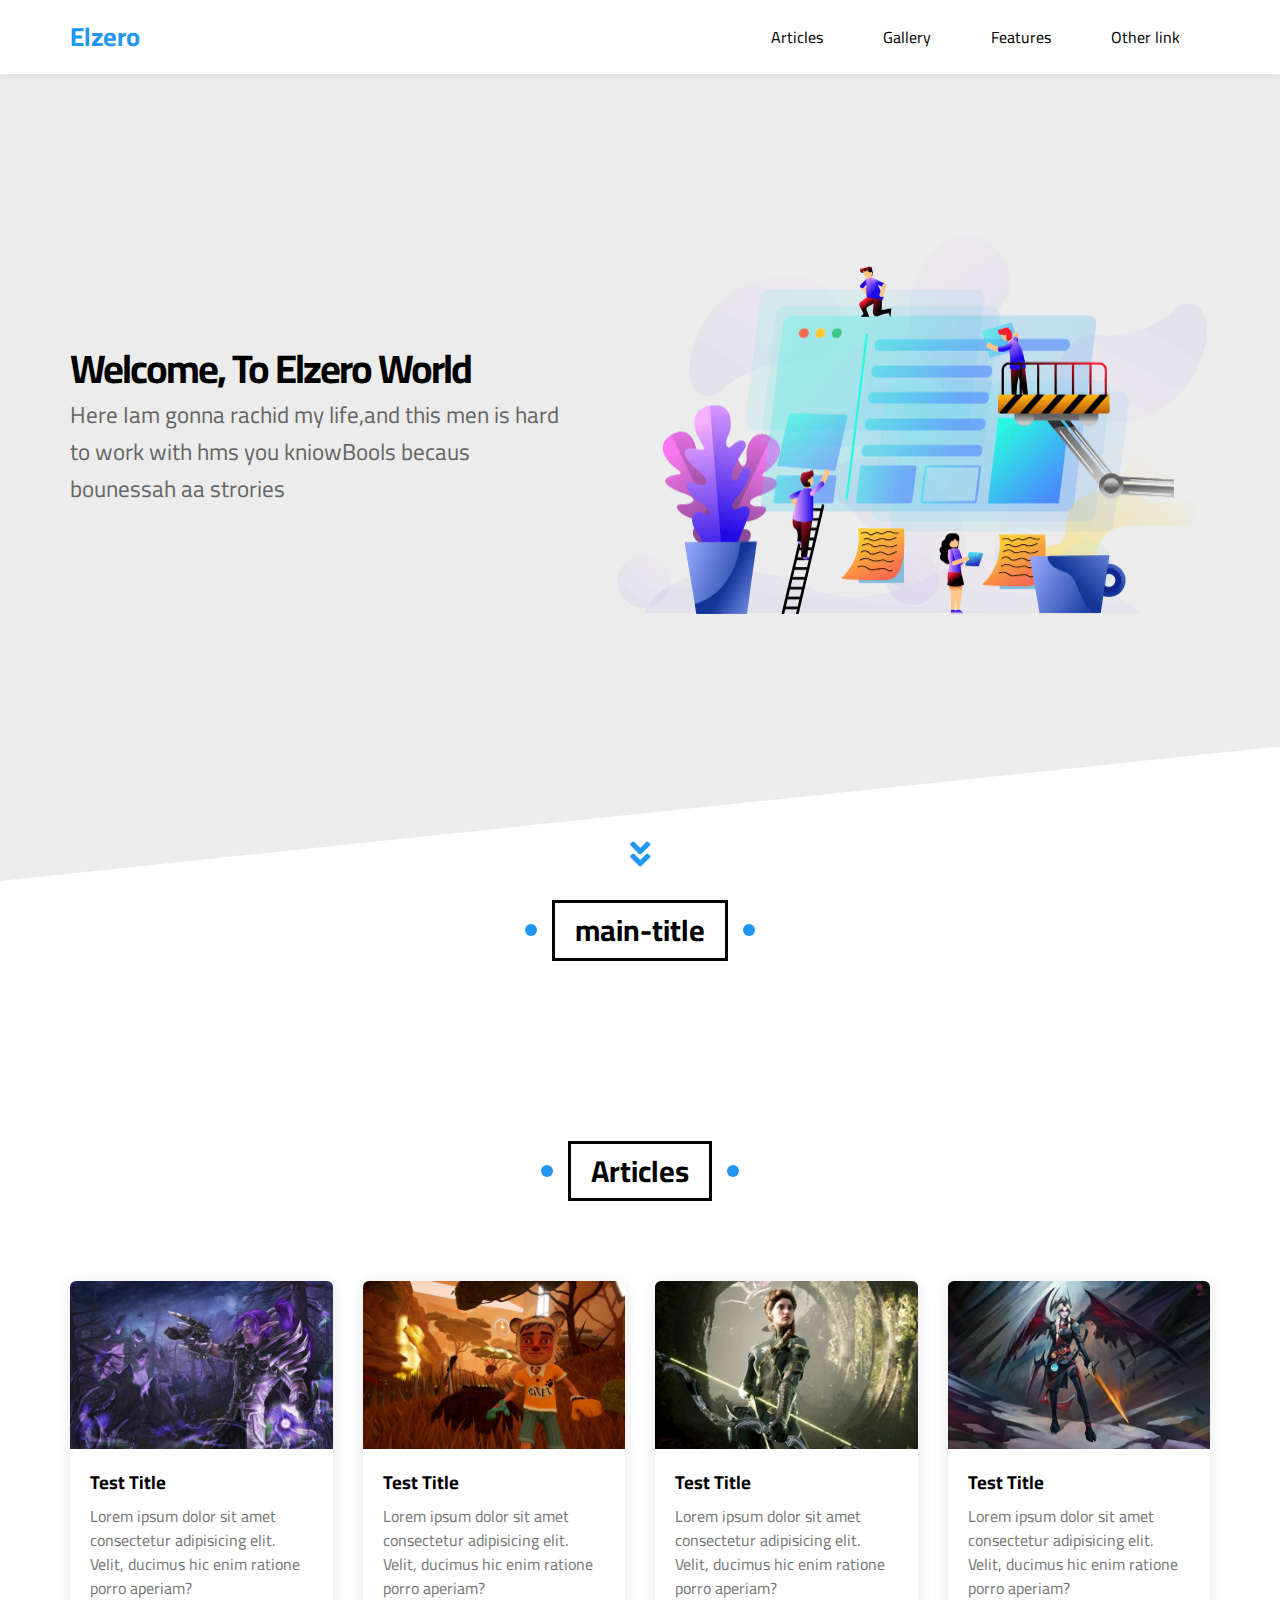
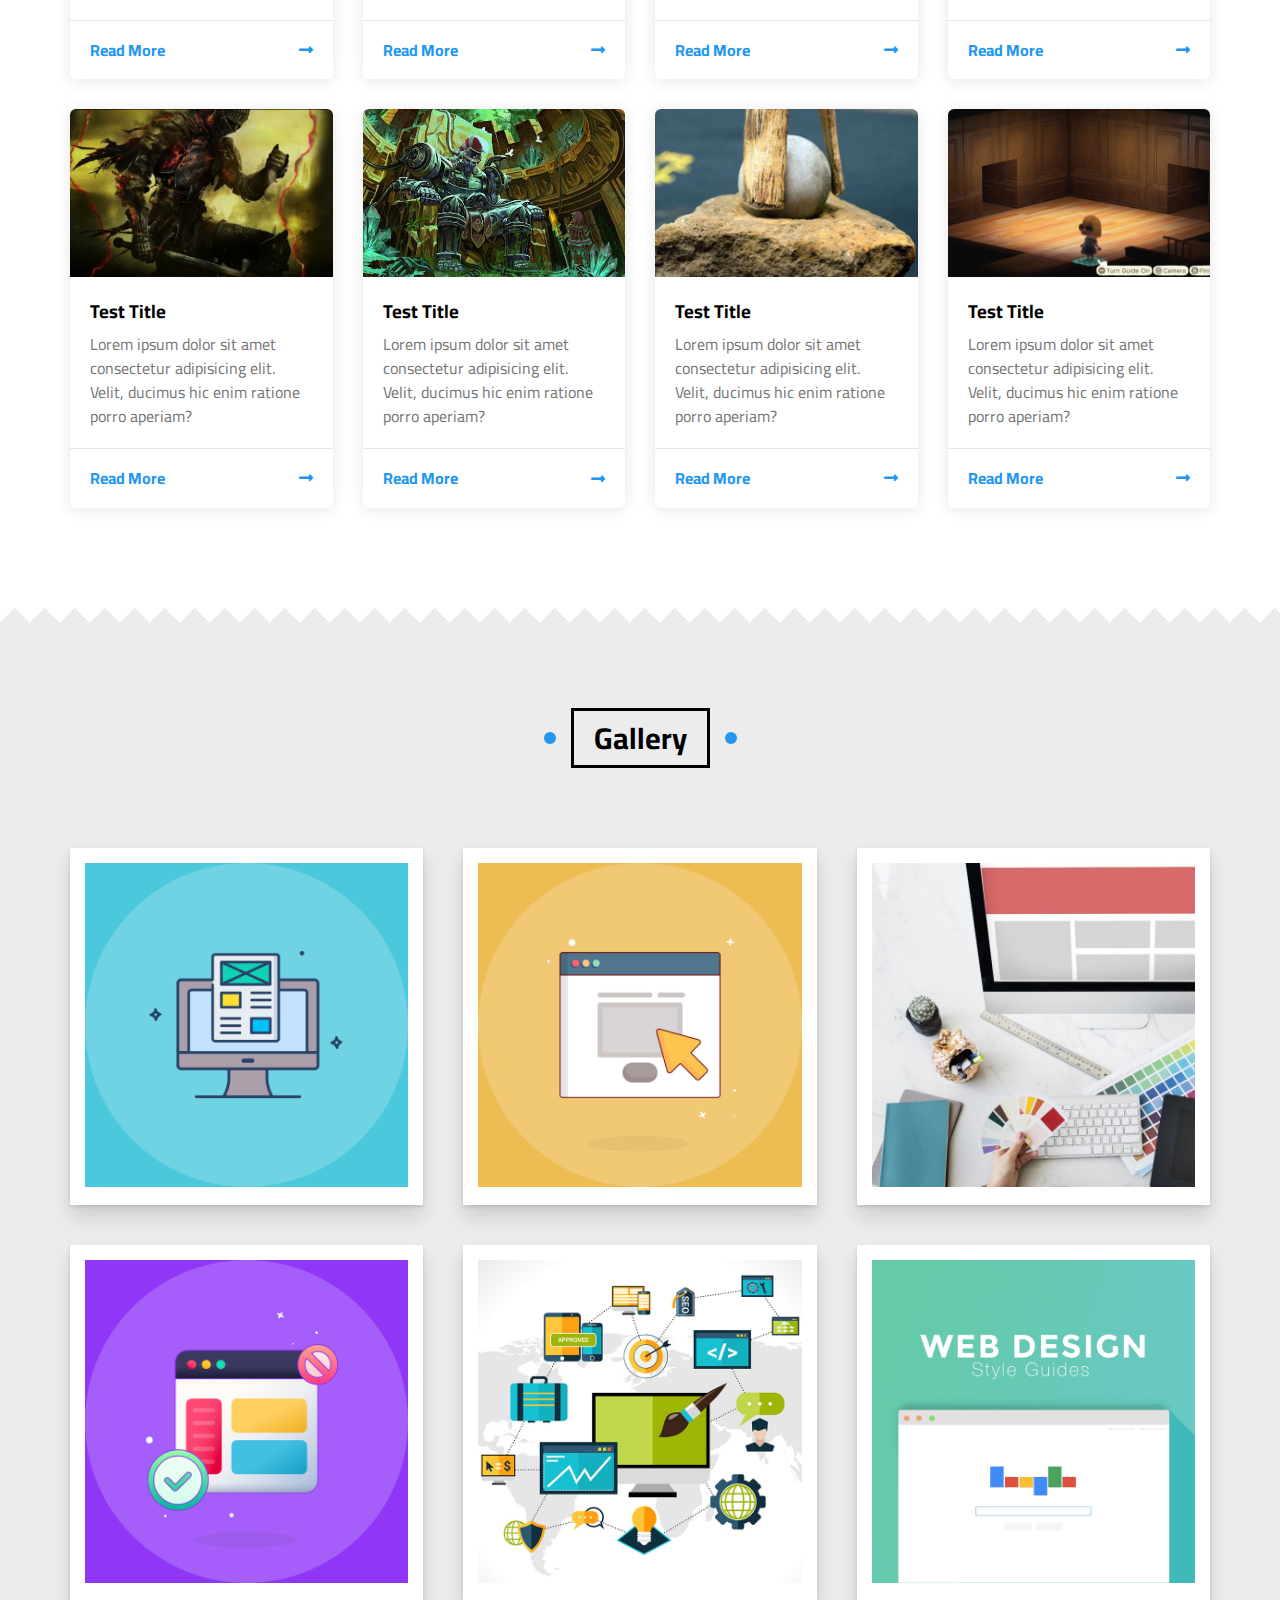
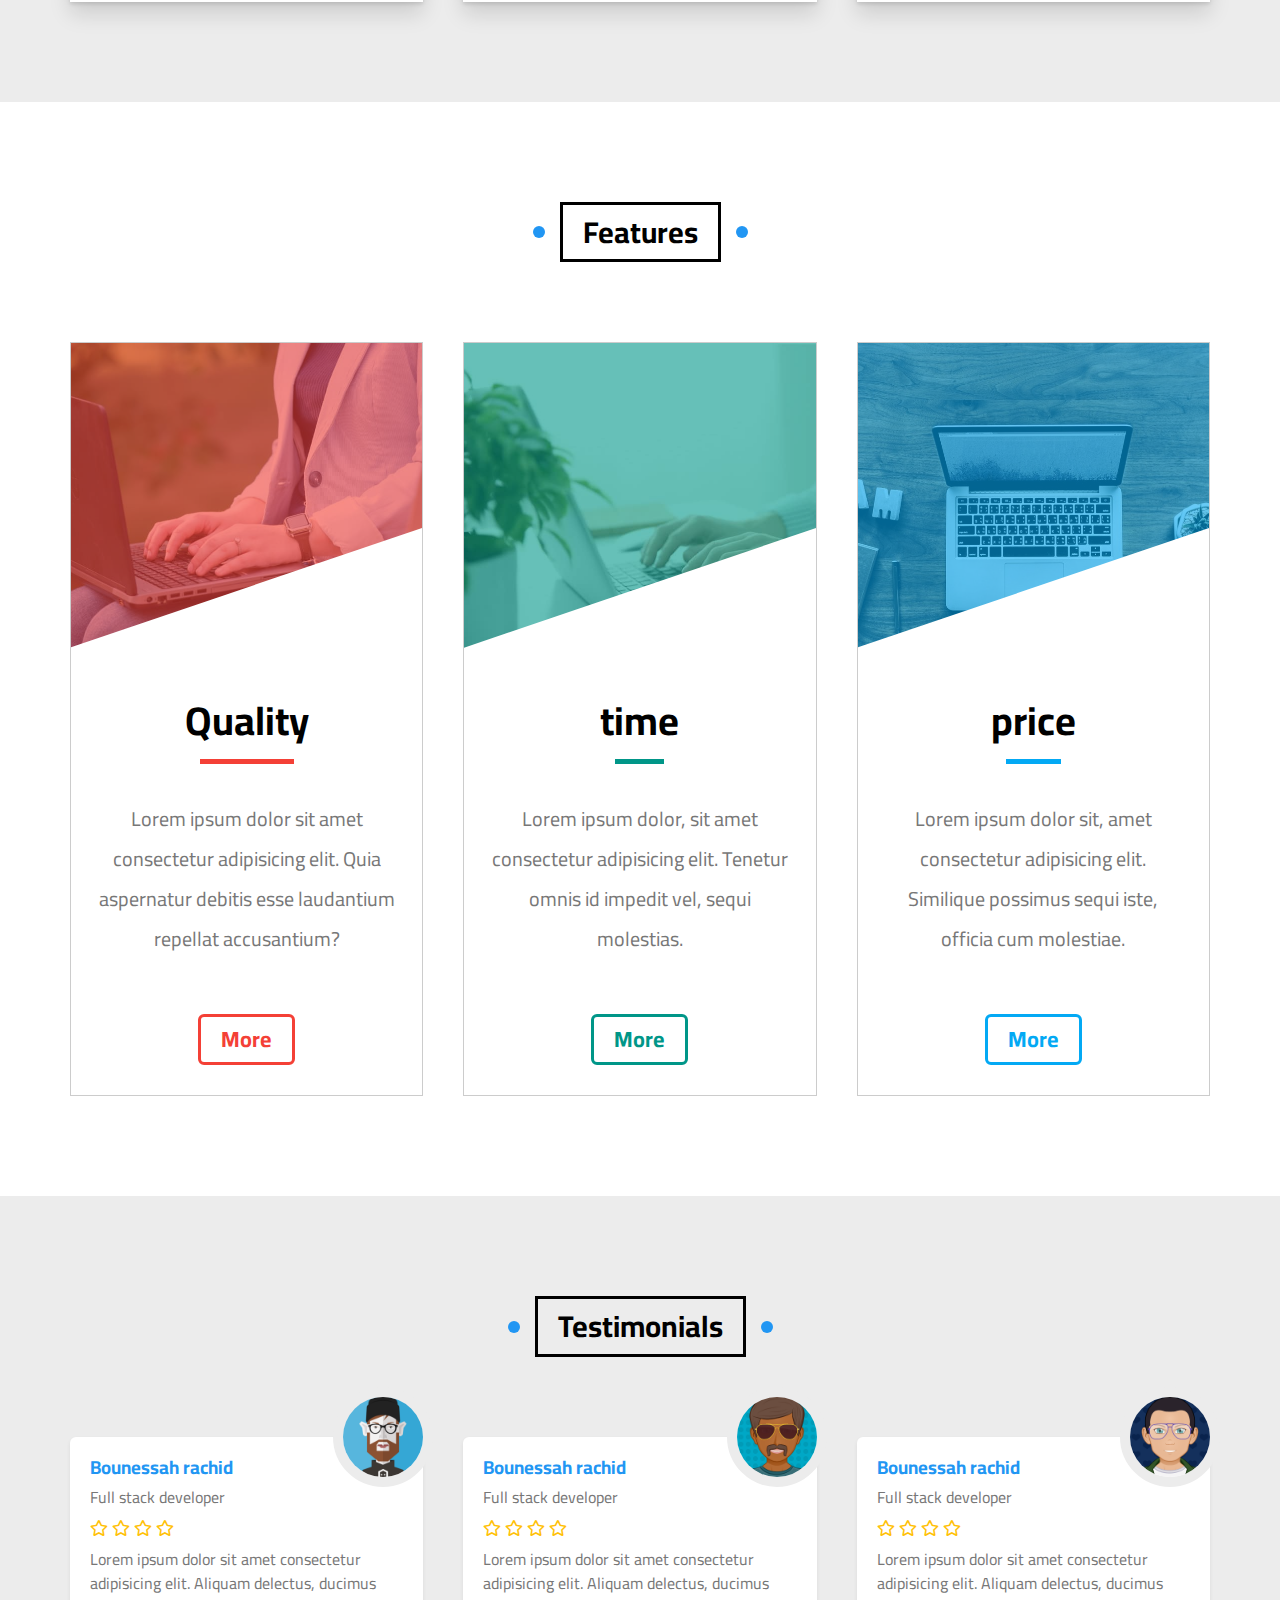
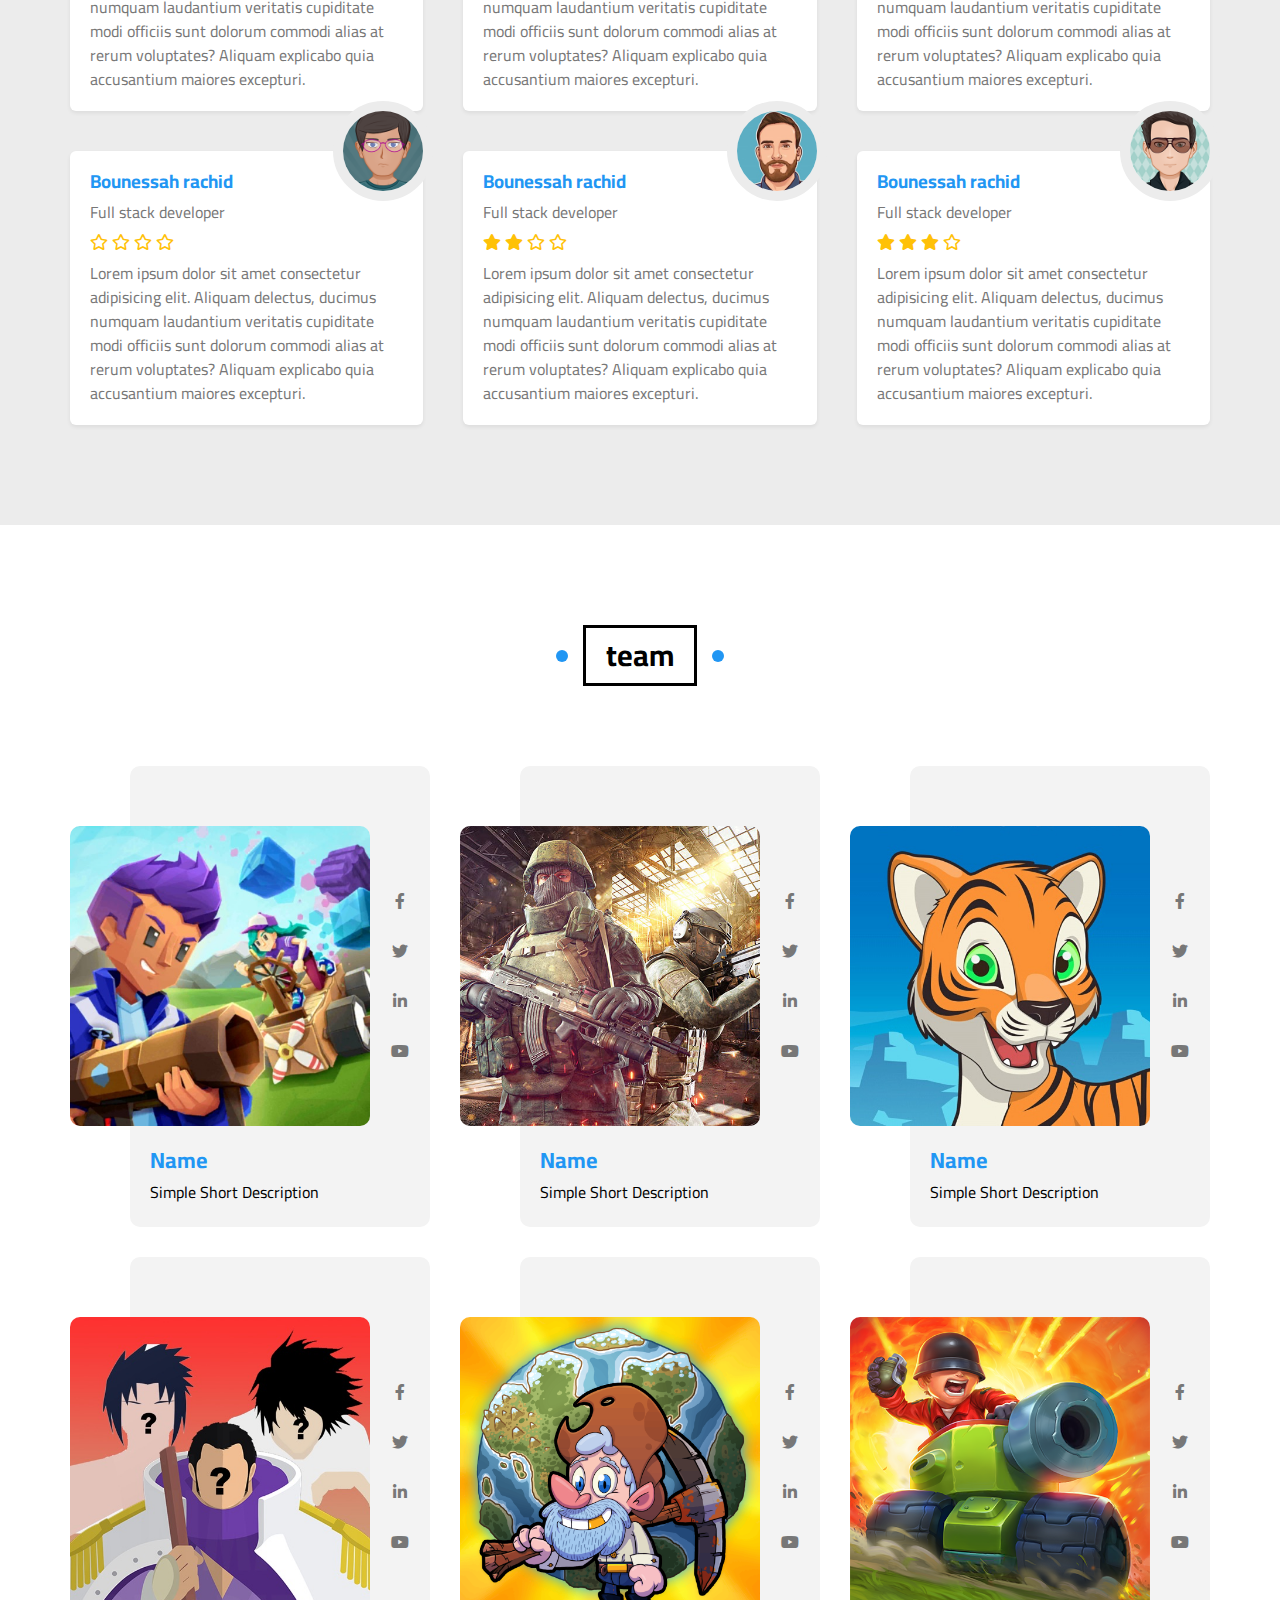
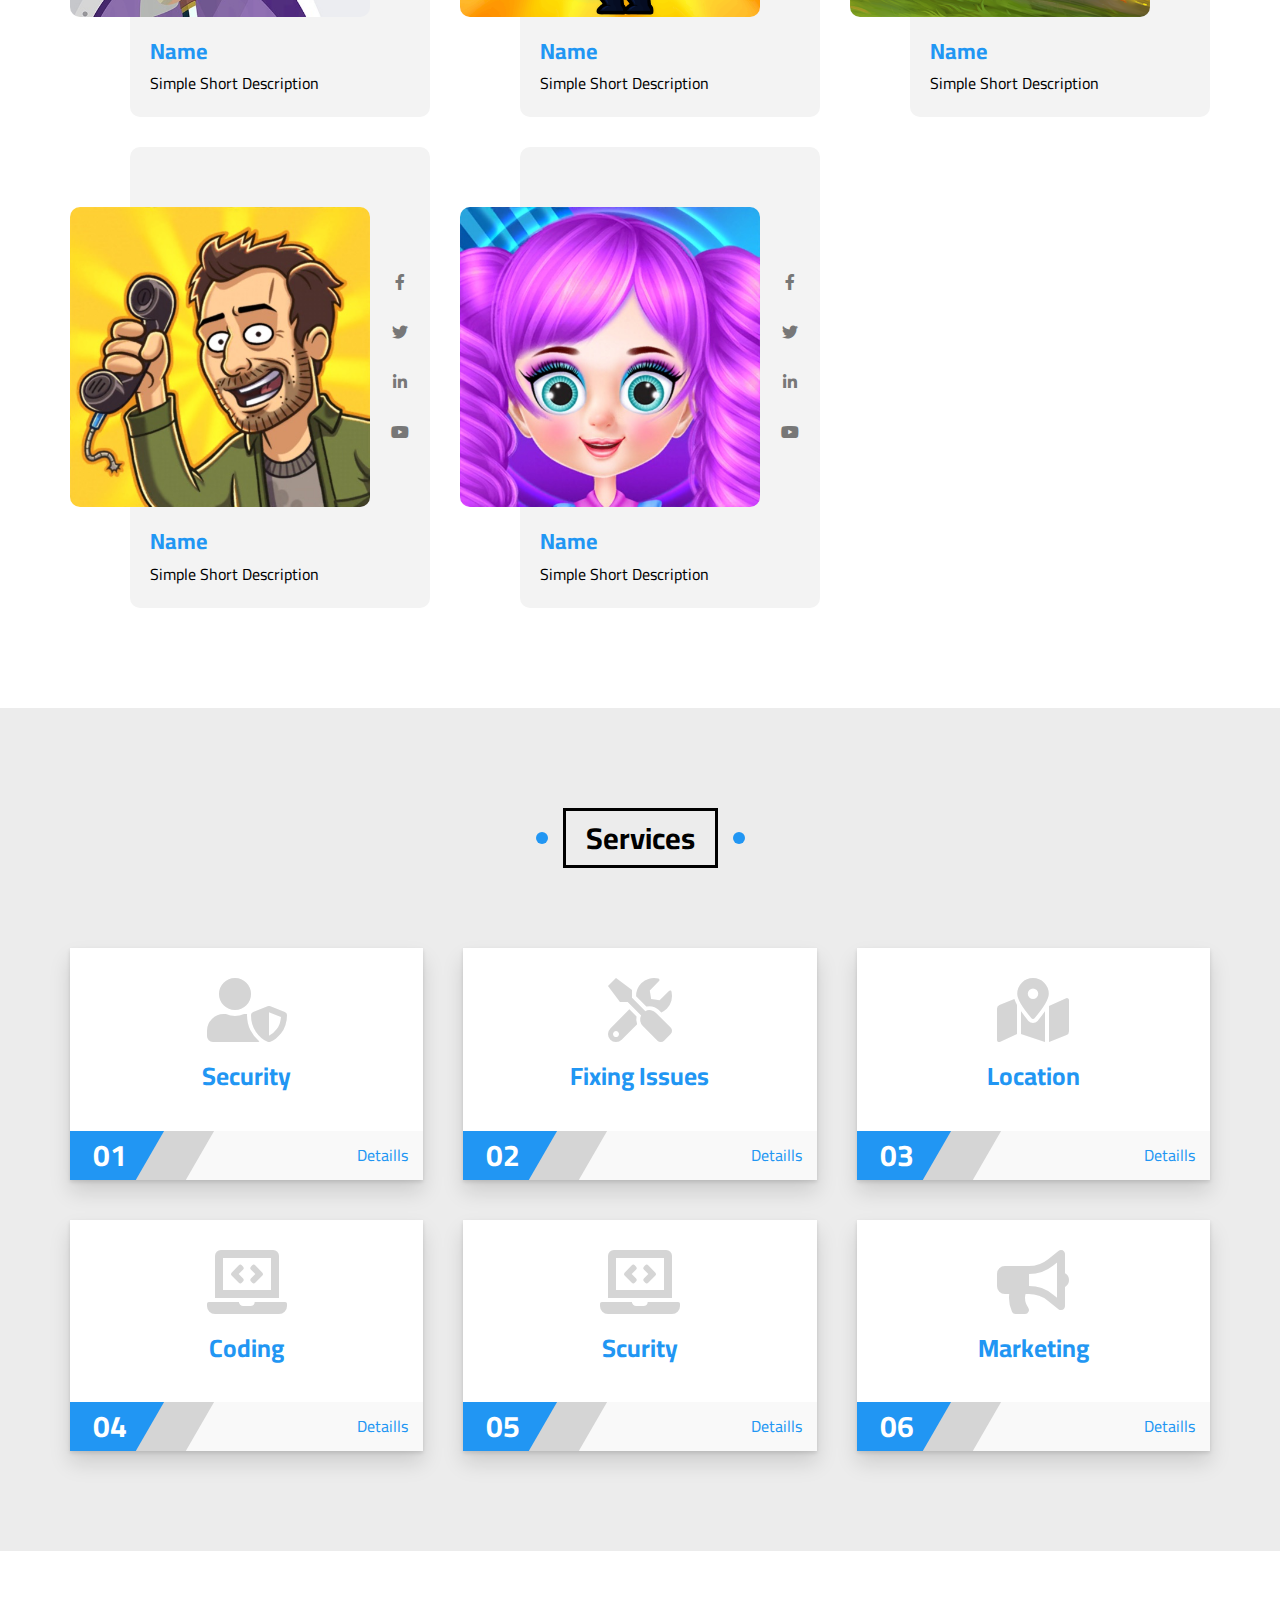
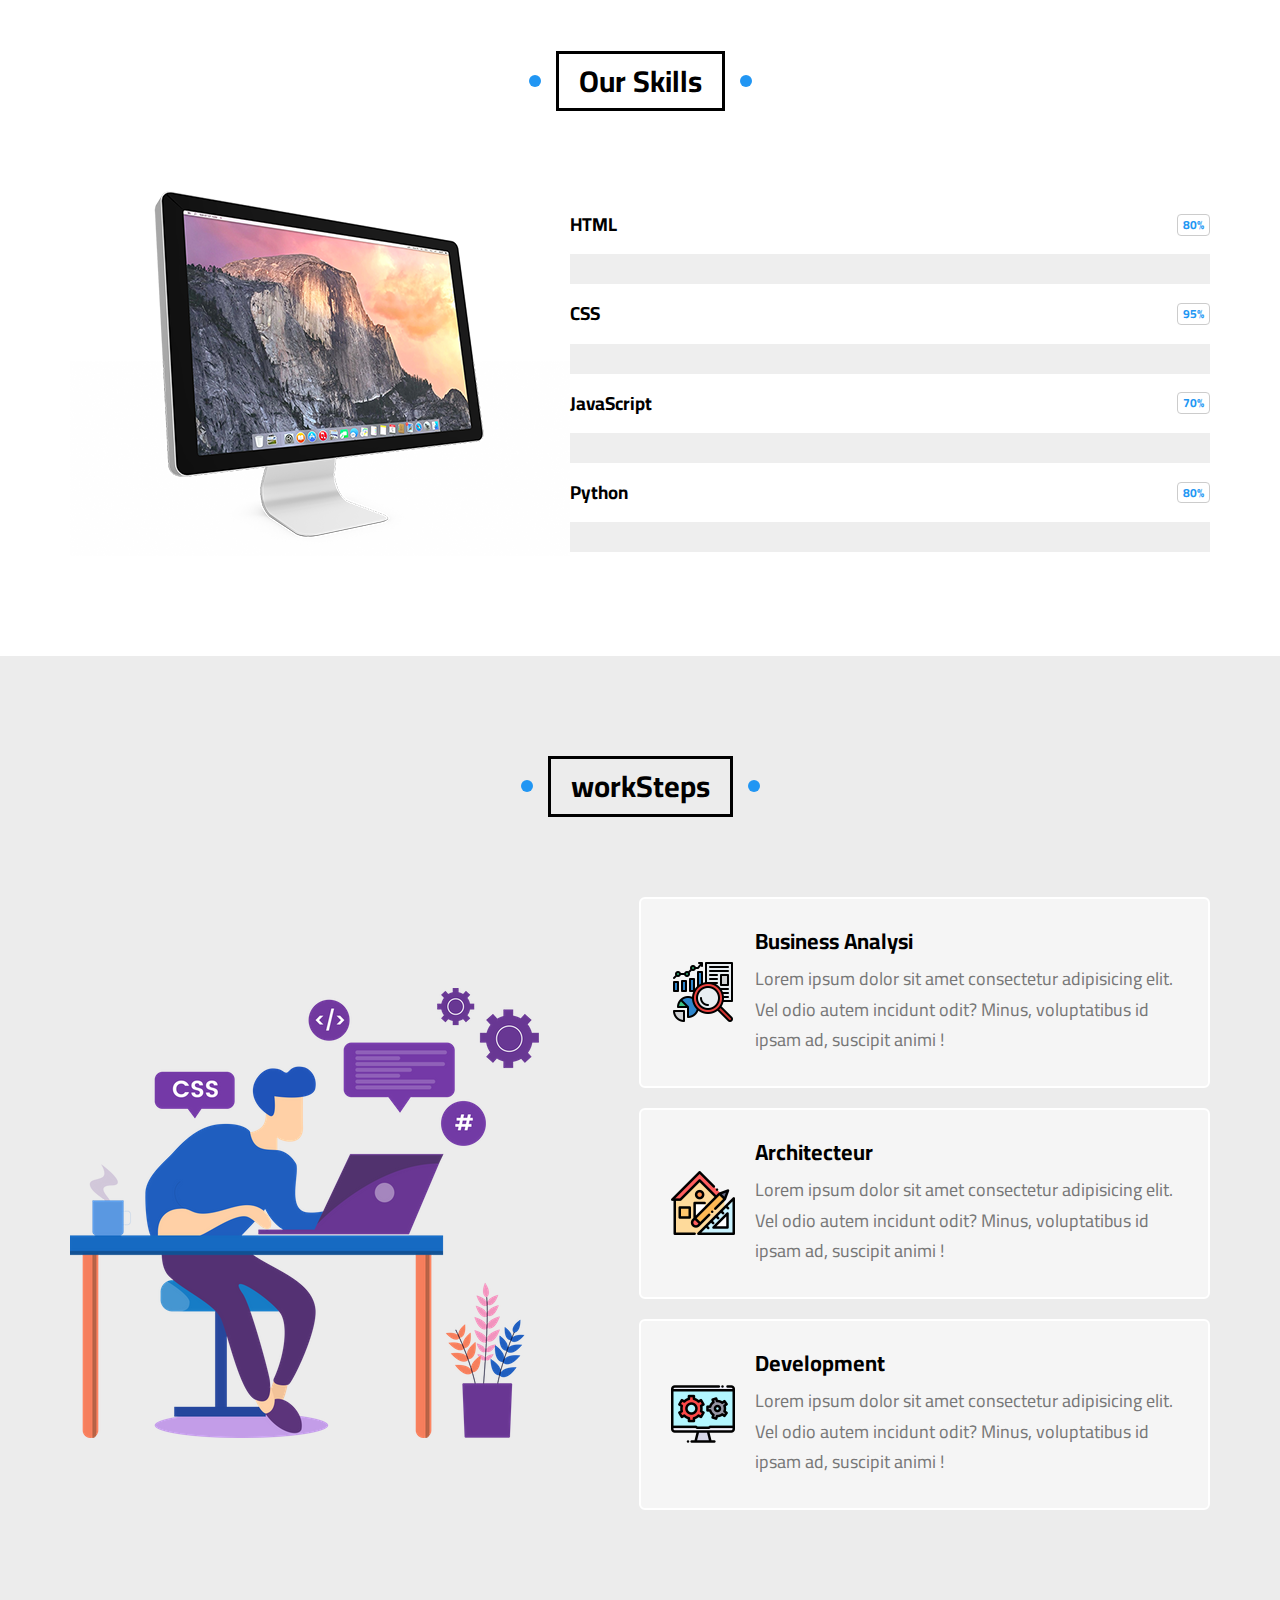
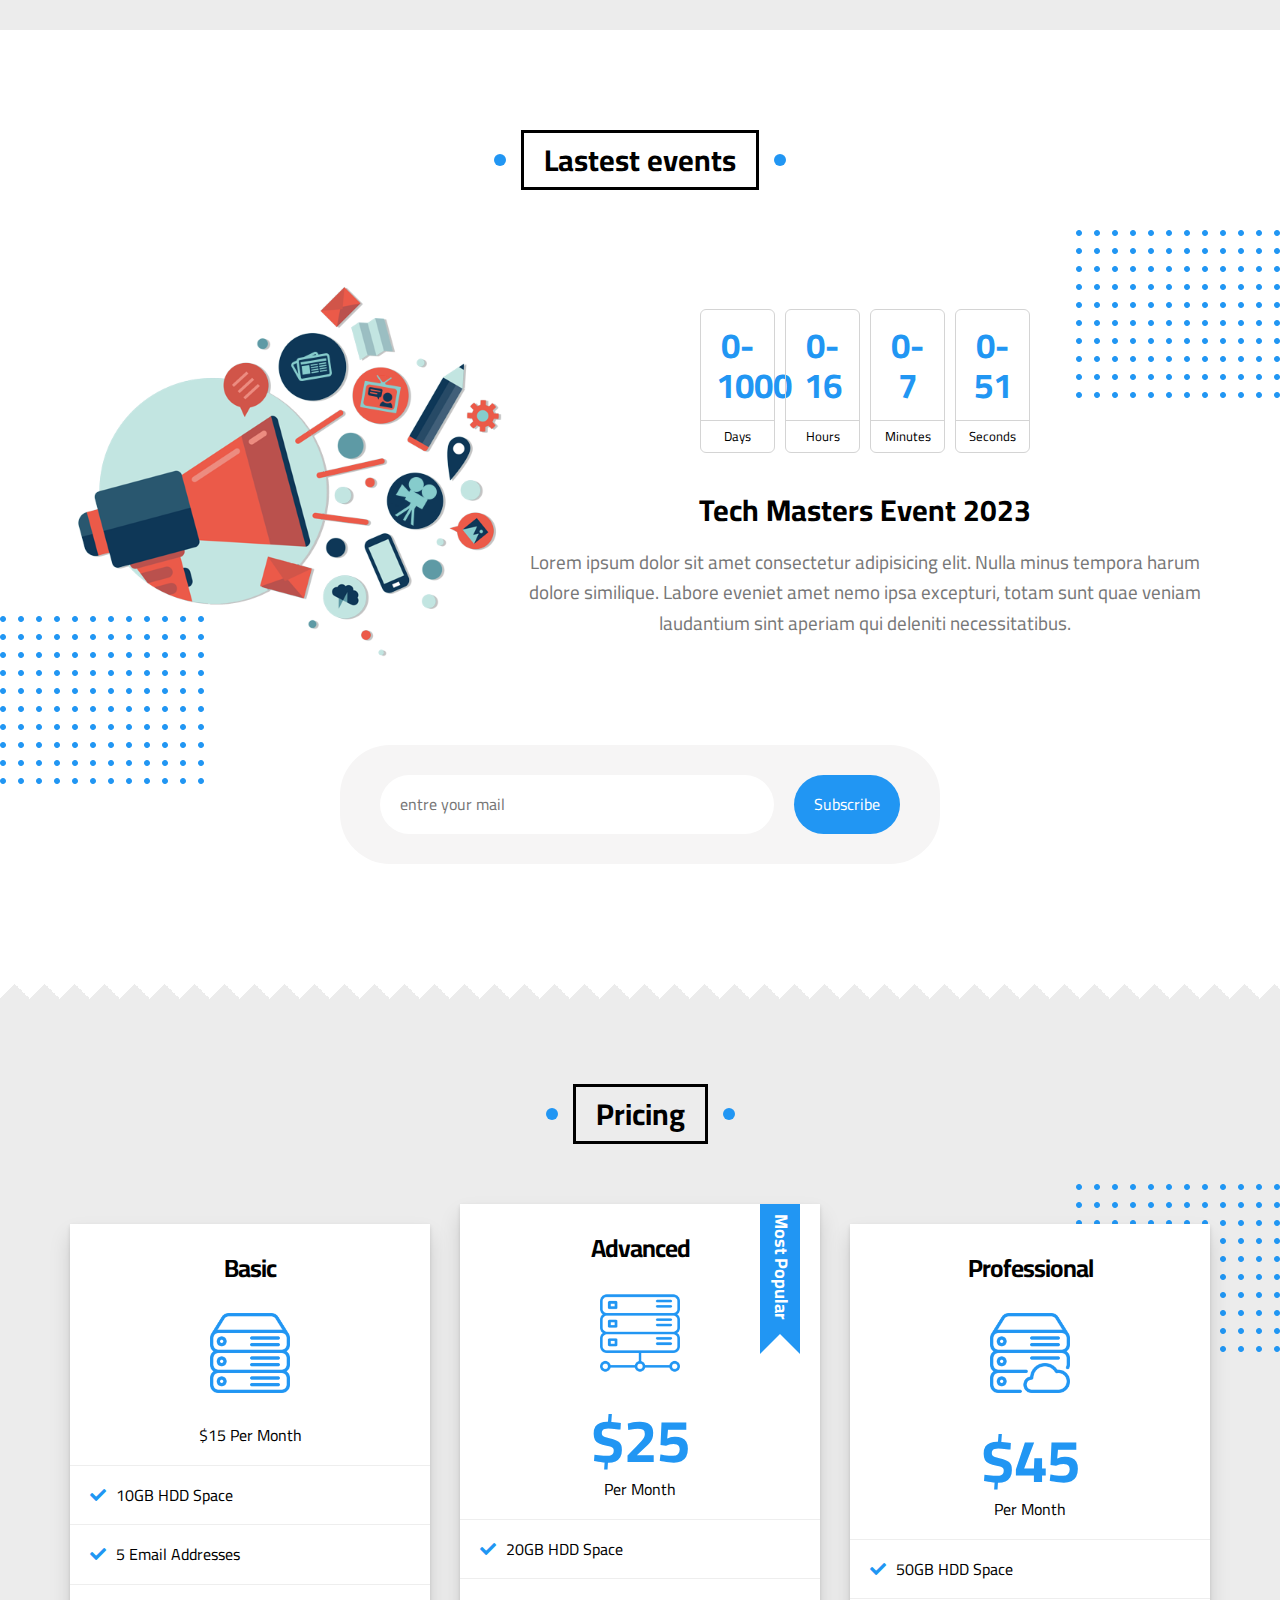
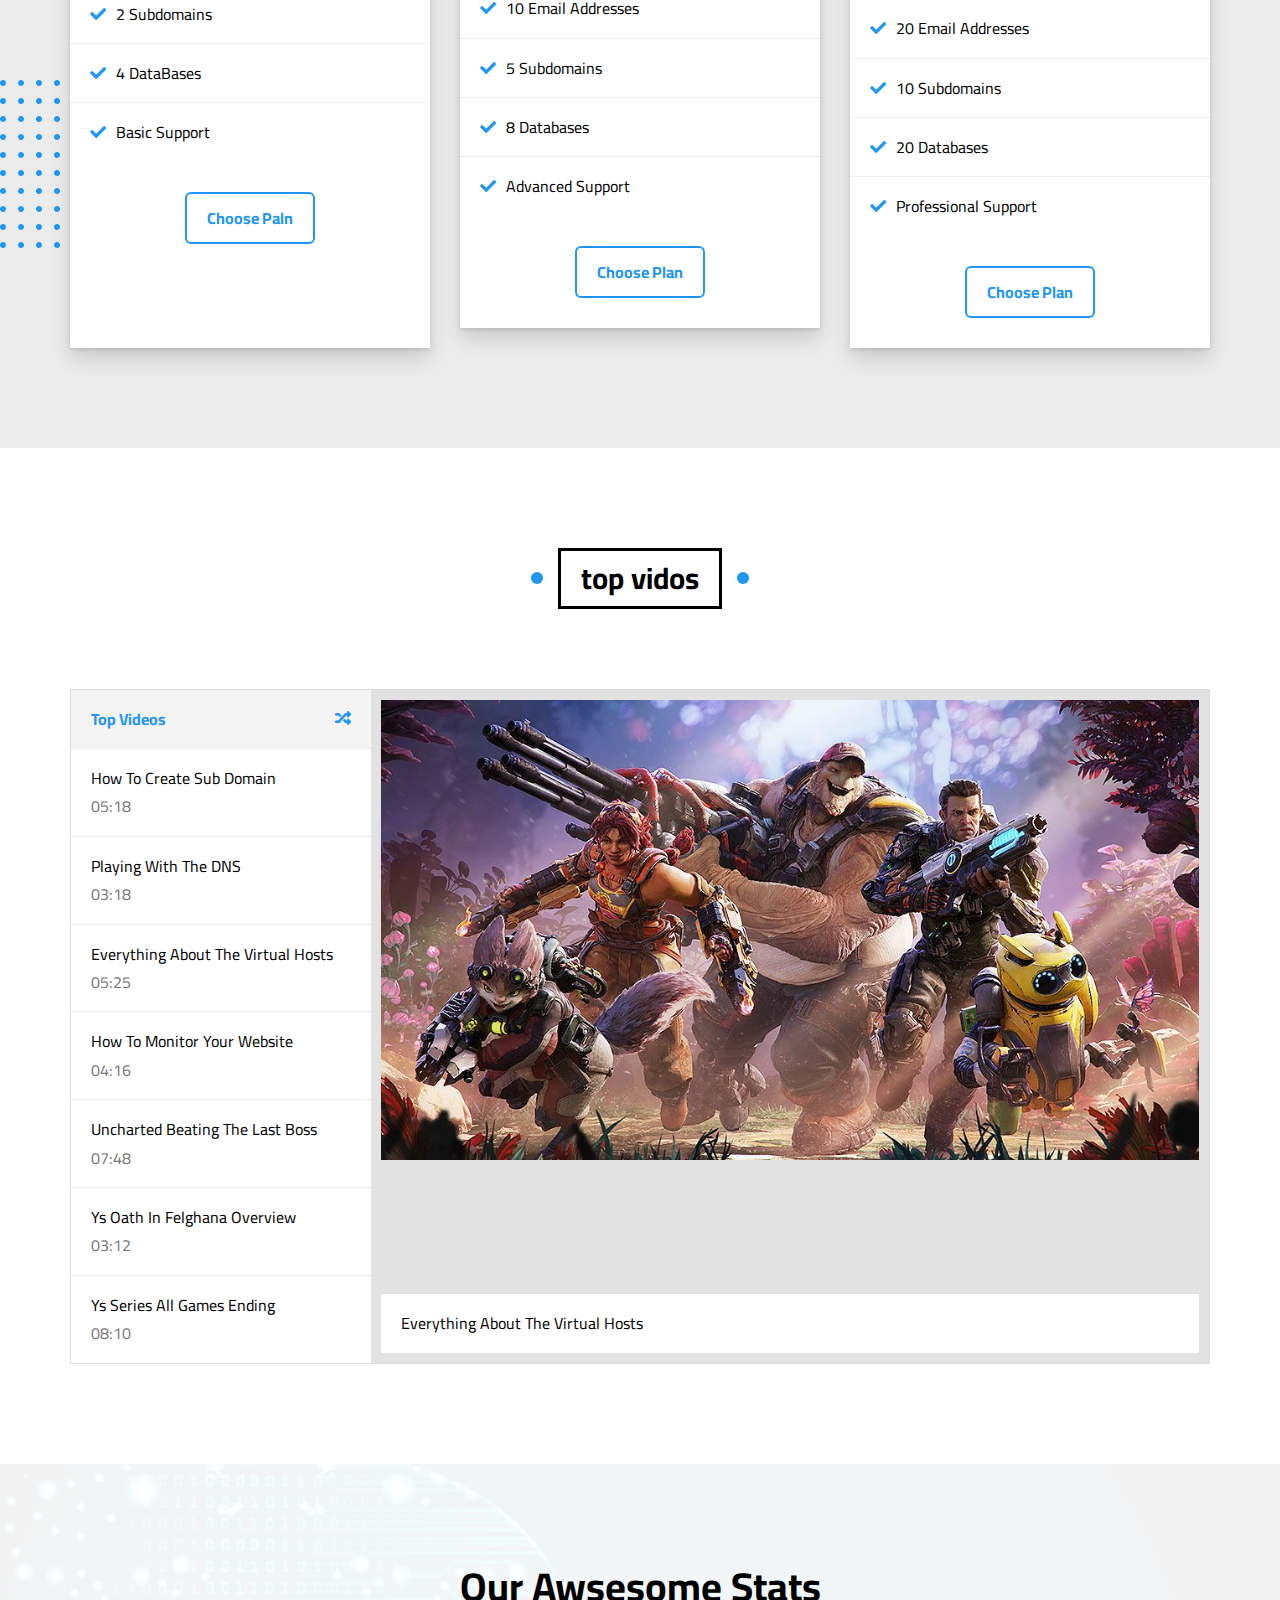
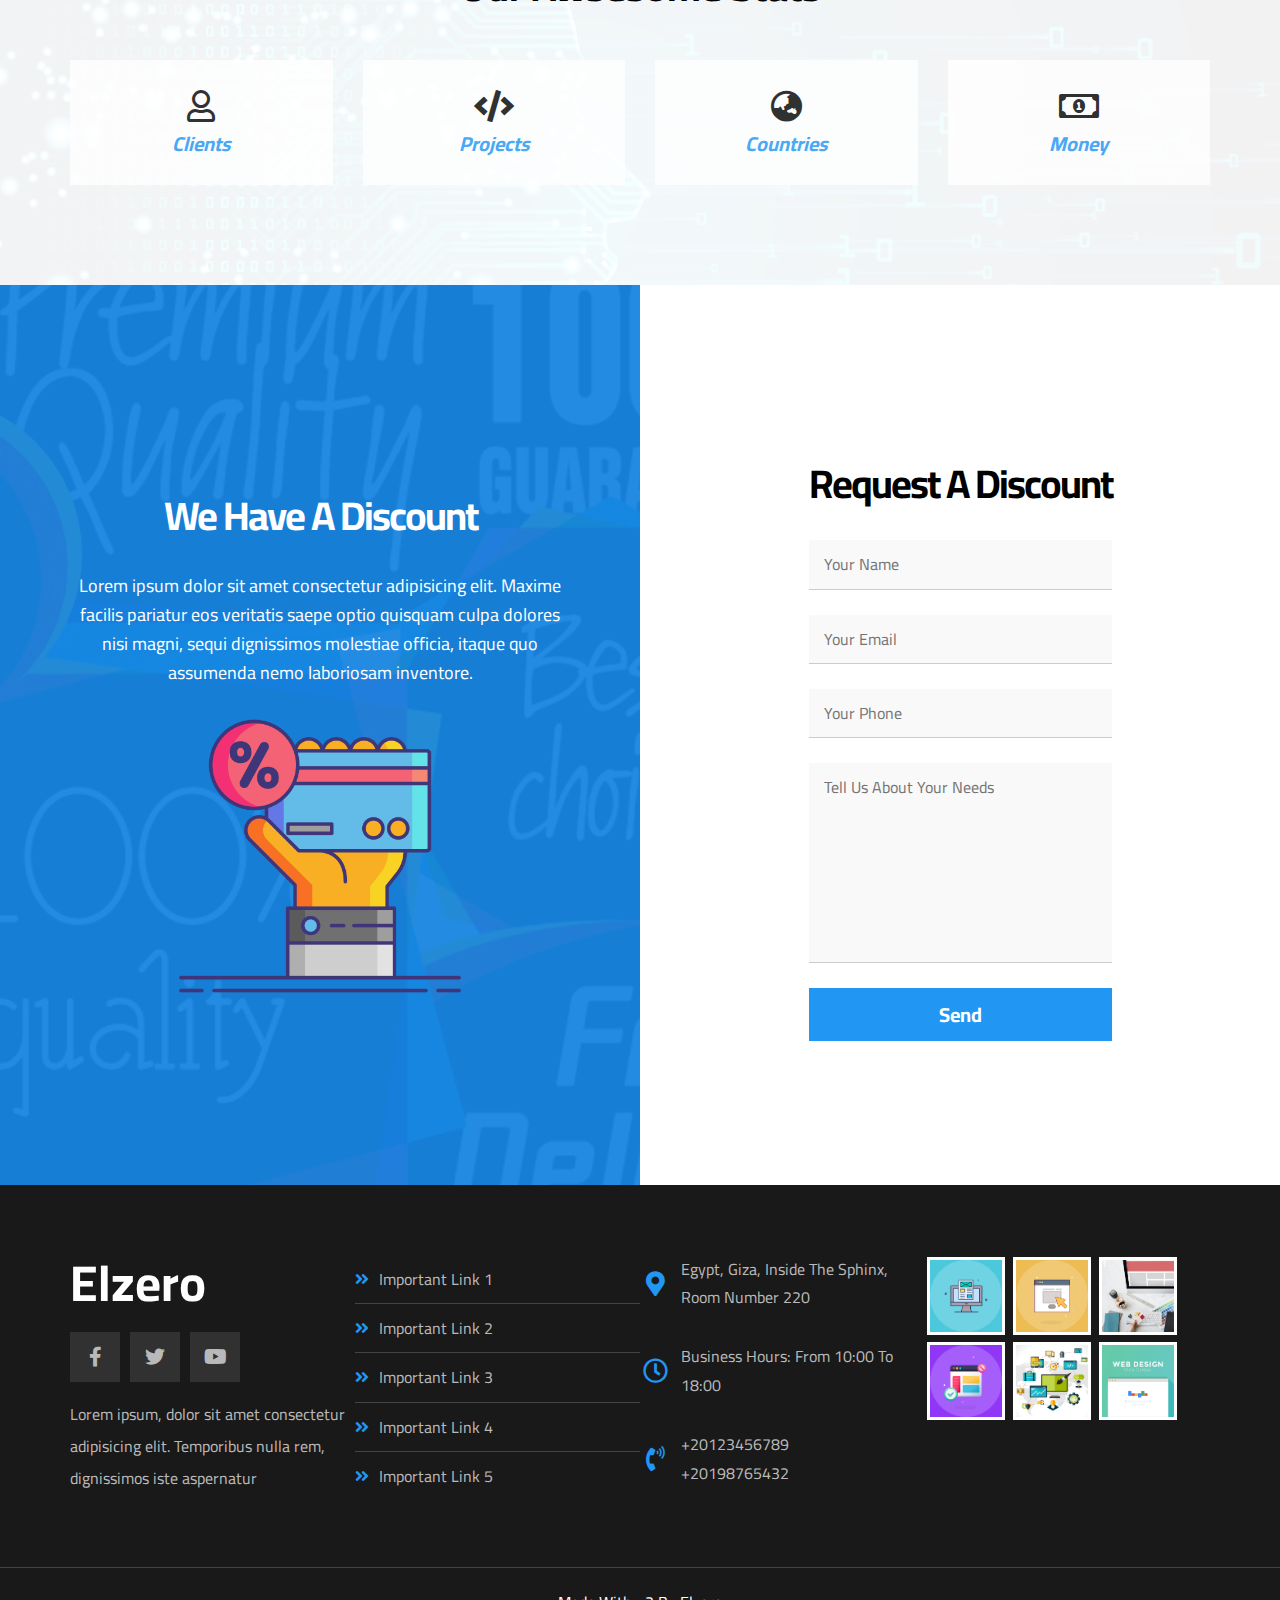
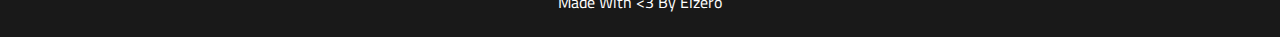
<file: template03/index.html>
<!DOCTYPE html>
<html lang="en">
<head>
    <meta charset="UTF-8">
    <meta name="viewport" content="width=device-width, initial-scale=1.0">
    <title>Template 03 </title>
    <!-- normalize -->
    <link rel="stylesheet" href="css/normalize.css">
    <link rel="stylesheet" href="css/main.css">
    <!-- font awseome -->
    <link rel="stylesheet" href="css/all.min.css">
    <!-- google fonts -->
    <link rel="preconnect" href="https://fonts.googleapis.com">
    <link rel="preconnect" href="https://fonts.gstatic.com" crossorigin>
    <link href="https://fonts.googleapis.com/css2?family=Cairo:wght@300;400;800;900;1000&family=Open+Sans:wght@300;600;700;800&family=Poppins:ital,wght@0,100;0,200;0,300;0,400;0,500;0,600;0,700;0,800;0,900;1,100;1,200;1,300;1,400;1,500;1,600;1,700;1,800;1,900&family=Work+Sans:ital,wght@0,500;0,600;0,700;0,800;1,200;1,300;1,400;1,800&display=swap" rel="stylesheet">
</head>
<body >
    <!-- Start Header -->
    <div class="header" id="header">
        <div class="container">
            <a href="#" class="logo" id="">Elzero</a>
            <ul class="main-nav">
                <li><a href="#articles">Articles</a></li>
                <li><a href="#gallery">Gallery</a></li>
                <li><a href="#features">Features</a></li>

                <li >
                    <a href="#">Other link</a>
                    <!-- Start MegaMenu -->
                    <div class="mega-menu">
                        <div class="image">
                            <img src="imgs/megamenu.png" alt="">
                        </div>
                        <ul class="links">
                            <li>
                                <a href="#testimonials"><i class="far fa-comments fa-fw"></i> Testimonials</a>
                            </li>
                            <li>
                                <a href="#team"><i class="far fa-user fa-fw"></i> Team Members</a>
                            </li>
                            <li>
                                <a href="#services"><i class="far fa-building fa-fw"></i> Services</a>
                            </li>
                            <li>
                                <a href="#our-skills"><i class="far fa-check-circle fa-fw"></i> Our Skills</a>
                            </li>
                            <li>
                                <a href="#work-steps"><i class="far fa-clipboard fa-fw"></i> How It Works</a>
                            </li>
                        </ul>
                        <ul class="links">

                            <li>
                                <a href="#events"><i class="far fa-calendar-alt fa-fw"></i> Events</a>
                            </li>
                            <li>
                                <a href="#pricing"><i class="fas fa-server fa-fw"></i> Pricing Plans</a>
                            </li>
                            <li>
                                <a href="#video"><i class="far fa-play-circle fa-fw"></i> Top Videos</a>
                            </li>
                            <li>
                                <a href="#stats"><i class="far fa-chart-bar fa-fw"></i> Stats</a>
                            </li>
                            <li>
                                <a href="#discount"><i class="fas fa-percent fa-fw"></i> Request A Discount</a>
                            </li>
                        </ul>
                    </div>
                    <!-- End MegaMenu -->
                </li>
            </ul>
        </div>
    </div>
    <!-- End Header -->

    <!-- Start Landing -->
    <div class="landing">
        <div class="container">
            <div class="text">
                <h1>Welcome, To Elzero World</h1>
                <p>Here Iam gonna rachid my life,and this men is hard to work with hms you kniowBools becaus bounessah aa strories</p>
            </div>
           <div class="image">
            <img src="imgs/landing-image.png" alt="">
           </div>
        </div>

        <a href="" class="go-down" id="articles">
            <i class="fas fa-angle-double-down fa-2x"></i>
        </a>
    </div>
    <!-- End Landing -->

    <!-- Start Main Title -->
    <h2 class="main-title">main-title</h2>
    <!-- End Main Title -->


    <!-- Start Articles  -->
    <div class="articles" id="articles">
        <h2 class="main-title">Articles</h2>
        <div class="container">
            <div class="box">
                <img src="imgs/cat-01.jpg" alt="">
                <div class="content">
                    <h3>Test Title</h3>
                    <p>Lorem ipsum dolor sit amet consectetur adipisicing elit. Velit, ducimus hic enim ratione porro aperiam?</p>
                </div>
                <div class="info">
                    <a href="#">Read More</a>
                    <i class="fas fa-long-arrow-alt-right"></i>
                </div>
            </div>
            <div class="box">
                <img src="imgs/cat-02.jpg" alt="">
                <div class="content">
                    <h3>Test Title</h3>
                    <p>Lorem ipsum dolor sit amet consectetur adipisicing elit. Velit, ducimus hic enim ratione porro aperiam?</p>
                </div>
                <div class="info">
                    <a href="#">Read More</a>
                    <i class="fas fa-long-arrow-alt-right"></i>
                </div>
            </div>
            <div class="box">
                <img src="imgs/cat-03.jpg" alt="">
                <div class="content">
                    <h3>Test Title</h3>
                    <p>Lorem ipsum dolor sit amet consectetur adipisicing elit. Velit, ducimus hic enim ratione porro aperiam?</p>
                </div>
                <div class="info">
                    <a href="#">Read More</a>
                    <i class="fas fa-long-arrow-alt-right"></i>
                </div>
            </div>
            <div class="box">
                <img src="imgs/cat-04.jpg" alt="">
                <div class="content">
                    <h3>Test Title</h3>
                    <p>Lorem ipsum dolor sit amet consectetur adipisicing elit. Velit, ducimus hic enim ratione porro aperiam?</p>
                </div>
                <div class="info">
                    <a href="#">Read More</a>
                    <i class="fas fa-long-arrow-alt-right"></i>
                </div>
            </div>
            <div class="box">
                <img src="imgs/cat-05.jpg" alt="">
                <div class="content">
                    <h3>Test Title</h3>
                    <p>Lorem ipsum dolor sit amet consectetur adipisicing elit. Velit, ducimus hic enim ratione porro aperiam?</p>
                </div>
                <div class="info">
                    <a href="#">Read More</a>
                    <i class="fas fa-long-arrow-alt-right"></i>
                </div>
            </div>
            <div class="box">
                <img src="imgs/cat-06.jpg" alt="">
                <div class="content">
                    <h3>Test Title</h3>
                    <p>Lorem ipsum dolor sit amet consectetur adipisicing elit. Velit, ducimus hic enim ratione porro aperiam?</p>
                </div>
                <div class="info">
                    <a href="#">Read More</a>
                    <i class="fas fa-long-arrow-alt-right"></i>
                </div>
            </div>
            <div class="box">
                <img src="imgs/cat-07.jpg" alt="">
                <div class="content">
                    <h3>Test Title</h3>
                    <p>Lorem ipsum dolor sit amet consectetur adipisicing elit. Velit, ducimus hic enim ratione porro aperiam?</p>
                </div>
                <div class="info">
                    <a href="#">Read More</a>
                    <i class="fas fa-long-arrow-alt-right"></i>
                </div>
            </div>
            <div class="box">
                <img src="imgs/cat-08.jpg" alt="">
                <div class="content">
                    <h3>Test Title</h3>
                    <p>Lorem ipsum dolor sit amet consectetur adipisicing elit. Velit, ducimus hic enim ratione porro aperiam?</p>
                </div>
                <div class="info">
                    <a href="#">Read More</a>
                    <i class="fas fa-long-arrow-alt-right"></i>
                </div>
            </div>

        </div>
    </div>
    <div class="spikes"></div>
    <!-- end Articles  -->


    <!-- satart gallery -->
    <div class="gallery" id="gallery">
        <h2 class="main-title">Gallery</h2>
        <div class="container">
            <div class="box">
                <div class="image">
                    <img src="imgs/gallery-01.png" alt="">
                </div>
            </div>
            <div class="box">
                <div class="image">
                    <img src="imgs/gallery-02.png" alt="">
                </div>
            </div>
            <div class="box">
                <div class="image">
                    <img src="imgs/gallery-03.jpg" alt="">
                </div>
            </div>

            <div class="box">
                <div class="image">
                    <img src="imgs/gallery-04.png" alt="">
                </div>
            </div>

            <div class="box">
                <div class="image">
                    <img src="imgs/gallery-05.jpg" alt="">
                </div>
            </div>
            <div class="box">
                <div class="image">
                    <img src="imgs/gallery-06.png" alt="">
                </div>
            </div>

        </div>
    </div>
    <!-- end gallery -->

    <!-- satrat features -->
    <div class="features" id="features">
        <h2 class="main-title">Features </h2>
        <div class="container">
            <div class="box quality">
                <div class="img-holder">
                    <img src="imgs/features-01.jpg" alt="">
                </div>
                <h2>Quality</h2>
                <p>Lorem ipsum dolor sit amet consectetur adipisicing elit. Quia aspernatur debitis esse laudantium repellat accusantium?</p>
                <a href="#">More</a>
            </div>

            <div class="box time">
                <div class="img-holder">
                    <img src="imgs/features-02.jpg" alt="">
                </div>
                <h2>time</h2>
                <p>Lorem ipsum dolor, sit amet consectetur adipisicing elit. Tenetur omnis id impedit vel, sequi molestias.</p>
                <a href="#">More</a>
            </div>

            <div class="box price">
                <div class="img-holder">
                    <img src="imgs/features-03.jpg" alt="">
                </div>
                <h2>price</h2>
                <p>Lorem ipsum dolor sit, amet consectetur adipisicing elit. Similique possimus sequi iste, officia cum molestiae.</p>
                <a href="#">More</a>
            </div>
        </div>

    </div>
        <!-- end features -->
    <!-- strat testimonials -->
    <div class="testimonials" id="testimonials">
        <h2 class="main-title">Testimonials</h2>
        <div class="container">
            <div class="box">
                <img src="imgs/avatar-01.png" alt="">  <!-- 100*100  200*200-->
                <h3>Bounessah rachid</h3>
                <span class="title">Full stack developer</span>
                <div class="rate">
                    <i class="filled far fa-star"></i>      
                    <i class="filled far fa-star"></i>      
                    <i class="filled far fa-star"></i>      
                    <i class="filled far fa-star"></i>      
                </div>
                <p>Lorem ipsum dolor sit amet consectetur adipisicing elit. Aliquam delectus, ducimus numquam laudantium veritatis cupiditate modi officiis sunt dolorum commodi alias at rerum voluptates? Aliquam explicabo quia accusantium maiores excepturi.</p>
            </div>

            <div class="box">
                <img src="imgs/avatar-02.png" alt="">  <!-- 100*100  200*200-->
                <h3>Bounessah rachid</h3>
                <span class="title">Full stack developer</span>
                <div class="rate">
                    <i class="filled far fa-star"></i>      
                    <i class="filled far fa-star"></i>      
                    <i class="filled far fa-star"></i>      
                    <i class="filled far fa-star"></i>      
                </div>
                <p>Lorem ipsum dolor sit amet consectetur adipisicing elit. Aliquam delectus, ducimus numquam laudantium veritatis cupiditate modi officiis sunt dolorum commodi alias at rerum voluptates? Aliquam explicabo quia accusantium maiores excepturi.</p>
            </div>

            <div class="box">
                <img src="imgs/avatar-03.png" alt="">  <!-- 100*100  200*200-->
                <h3>Bounessah rachid</h3>
                <span class="title">Full stack developer</span>
                <div class="rate">
                    <i class="filled far fa-star"></i>      
                    <i class="filled far fa-star"></i>      
                    <i class="filled far fa-star"></i>      
                    <i class="filled far fa-star"></i>      
                </div>
                <p>Lorem ipsum dolor sit amet consectetur adipisicing elit. Aliquam delectus, ducimus numquam laudantium veritatis cupiditate modi officiis sunt dolorum commodi alias at rerum voluptates? Aliquam explicabo quia accusantium maiores excepturi.</p>
            </div>

            <div class="box">
                <img src="imgs/avatar-04.png" alt="">  <!-- 100*100  200*200-->
                <h3>Bounessah rachid</h3>
                <span class="title">Full stack developer</span>
                <div class="rate">
                    <i class="filled far fa-star"></i>      
                    <i class="filled far fa-star"></i>      
                    <i class="filled far fa-star"></i>      
                    <i class="filled far fa-star"></i>      
                </div>
                <p>Lorem ipsum dolor sit amet consectetur adipisicing elit. Aliquam delectus, ducimus numquam laudantium veritatis cupiditate modi officiis sunt dolorum commodi alias at rerum voluptates? Aliquam explicabo quia accusantium maiores excepturi.</p>
            </div>

            <div class="box">
                <img src="imgs/avatar-05.png" alt="">  <!-- 100*100  200*200-->
                <h3>Bounessah rachid</h3>
                <span class="title">Full stack developer</span>
                <div class="rate">
                    <i class="filled fas fa-star"></i>      
                    <i class="filled fas fa-star"></i>      
                    <i class="filled far fa-star"></i>      
                    <i class="filled far fa-star"></i>      
                </div>
                <p>Lorem ipsum dolor sit amet consectetur adipisicing elit. Aliquam delectus, ducimus numquam laudantium veritatis cupiditate modi officiis sunt dolorum commodi alias at rerum voluptates? Aliquam explicabo quia accusantium maiores excepturi.</p>
            </div>

            <div class="box">
                <img src="imgs/avatar-06.png" alt="">  <!-- 100*100  200*200-->
                <h3>Bounessah rachid</h3>
                <span class="title">Full stack developer</span>
                <div class="rate">
                    <i class="filled fas fa-star"></i>      
                    <i class="filled fas fa-star"></i>      
                    <i class="filled fas fa-star"></i>      
                    <i class="filled far fa-star"></i>      
                </div>
                <p>Lorem ipsum dolor sit amet consectetur adipisicing elit. Aliquam delectus, ducimus numquam laudantium veritatis cupiditate modi officiis sunt dolorum commodi alias at rerum voluptates? Aliquam explicabo quia accusantium maiores excepturi.</p>
            </div>
        </div>
    </div>  
    <!-- strat testim onials -->


    <!-- Strat Team -->
    <div class="team" id="team">
        <h2 class="main-title">team</h2>
        <div class="container">

            <div class="box">
                <div class="data">
                    <img src="imgs/team-01.jpg" alt="">
                    <div class="social">
                        <a href="">
                            <i class="fab fa-facebook-f"></i>
                        </a>
                        <a href="">
                            <i class="fab fa-twitter"></i>
                        </a>
                        <a href="">
                            <i class="fab fa-linkedin-in"></i>
                        </a>
                        <a href="">
                            <i class="fab fa-youtube"></i>
                        </a>
                    </div>
                </div>
                <div class="info">
                    <h3>Name</h3>
                    <p>Simple Short Description</p>
                </div>
            </div>

            <div class="box">
                <div class="data">
                    <img src="imgs/team-02.jpg" alt="">
                    <div class="social">
                        <a href="">
                            <i class="fab fa-facebook-f"></i>
                        </a>
                        <a href="">
                            <i class="fab fa-twitter"></i>
                        </a>
                        <a href="">
                            <i class="fab fa-linkedin-in"></i>
                        </a>
                        <a href="">
                            <i class="fab fa-youtube"></i>
                        </a>
                    </div>
                </div>
                <div class="info">
                    <h3>Name</h3>
                    <p>Simple Short Description</p>
                </div>
            </div>

            <div class="box">
                <div class="data">
                    <img src="imgs/team-03.jpg" alt="">
                    <div class="social">
                        <a href="">
                            <i class="fab fa-facebook-f"></i>
                        </a>
                        <a href="">
                            <i class="fab fa-twitter"></i>
                        </a>
                        <a href="">
                            <i class="fab fa-linkedin-in"></i>
                        </a>
                        <a href="">
                            <i class="fab fa-youtube"></i>
                        </a>
                    </div>
                </div>
                <div class="info">
                    <h3>Name</h3>
                    <p>Simple Short Description</p>
                </div>
            </div>

            <div class="box">
                <div class="data">
                    <img src="imgs/team-04.jpg" alt="">
                    <div class="social">
                        <a href="">
                            <i class="fab fa-facebook-f"></i>
                        </a>
                        <a href="">
                            <i class="fab fa-twitter"></i>
                        </a>
                        <a href="">
                            <i class="fab fa-linkedin-in"></i>
                        </a>
                        <a href="">
                            <i class="fab fa-youtube"></i>
                        </a>
                    </div>
                </div>
                <div class="info">
                    <h3>Name</h3>
                    <p>Simple Short Description</p>
                </div>
            </div>


            <div class="box">
                <div class="data">
                    <img src="imgs/team-05.png" alt="">
                    <div class="social">
                        <a href="">
                            <i class="fab fa-facebook-f"></i>
                        </a>
                        <a href="">
                            <i class="fab fa-twitter"></i>
                        </a>
                        <a href="">
                            <i class="fab fa-linkedin-in"></i>
                        </a>
                        <a href="">
                            <i class="fab fa-youtube"></i>
                        </a>
                    </div>
                </div>
                <div class="info">
                    <h3>Name</h3>
                    <p>Simple Short Description</p>
                </div>
            </div>

            <div class="box">
                <div class="data">
                    <img src="imgs/team-06.png" alt="">
                    <div class="social">
                        <a href="">
                            <i class="fab fa-facebook-f"></i>
                        </a>
                        <a href="">
                            <i class="fab fa-twitter"></i>
                        </a>
                        <a href="">
                            <i class="fab fa-linkedin-in"></i>
                        </a>
                        <a href="">
                            <i class="fab fa-youtube"></i>
                        </a>
                    </div>
                </div>
                <div class="info">
                    <h3>Name</h3>
                    <p>Simple Short Description</p>
                </div>
            </div>

            <div class="box">
                <div class="data">
                    <img src="imgs/team-07.jpg" alt="">
                    <div class="social">
                        <a href="">
                            <i class="fab fa-facebook-f"></i>
                        </a>
                        <a href="">
                            <i class="fab fa-twitter"></i>
                        </a>
                        <a href="">
                            <i class="fab fa-linkedin-in"></i>
                        </a>
                        <a href="">
                            <i class="fab fa-youtube"></i>
                        </a>
                    </div>
                </div>
                <div class="info">
                    <h3>Name</h3>
                    <p>Simple Short Description</p>
                </div>
            </div>

            <div class="box">
                <div class="data">
                    <img src="imgs/team-08.jpg" alt="">
                    <div class="social">
                        <a href="">
                            <i class="fab fa-facebook-f"></i>
                        </a>
                        <a href="">
                            <i class="fab fa-twitter"></i>
                        </a>
                        <a href="">
                            <i class="fab fa-linkedin-in"></i>
                        </a>
                        <a href="">
                            <i class="fab fa-youtube"></i>
                        </a>  
                    </div>
                </div>
                <div class="info">
                    <h3>Name</h3>
                    <p>Simple Short Description</p>
                </div>
            </div>


        </div>
    </div>
    <!-- End Team -->


    <!-- Start Services -->
    <div class="services" id="services">
        <h2 class="main-title">Services</h2>
        <div class="container">

            <div class="box">
                <i class="fas fa-user-shield fa-4x"></i>
                <h3>Security</h3>
                <div class="info">
                    <a href="#">Detaills</a>
                </div>
            </div>
            <div class="box">
                <i class="fas fa-tools fa-4x"></i>
                <h3>Fixing Issues</h3>
                <div class="info">
                    <a href="#">Detaills</a>
                </div>
            </div>
            <div class="box">
                <i class="fas fa-map-marked-alt fa-4x"></i>
                <h3>Location</h3>
                <div class="info">
                    <a href="#">Detaills</a>
                </div>
            </div>
            <div class="box">
                <i class="fas fa-laptop-code fa-4x"></i>
                <h3>Coding</h3>
                <div class="info">
                    <a href="#">Detaills</a>
                </div>
            </div>
            <div class="box">
                <i class="fas fa-laptop-code fa-4x"></i>
                <h3>Scurity</h3>
                <div class="info">
                    <a href="#">Detaills</a>
                </div>
            </div>
            <div class="box">
                <i class="fas fa-bullhorn fa-4x"></i>
                <h3>Marketing</h3>
                <div class="info">
                    <a href="#">Detaills</a>
                </div>
            </div>

        </div>
    </div>
    <!-- End Services -->

    <!-- Start our skils -->
    <div class="our-skills" id="our-skills">
        <h2 class="main-title">Our Skills</h2>
        <div class="container">
            <img src="imgs/skills.png" alt="">
            <div class="skills">





                <div class="skill">
                    <h3>HTML<span>80%</span></h3>
                    <div class="the-progress">
                        <span style="width:0" data-width="80"></span>
                    </div>
                </div>
                <div class="skill">
                    <h3>CSS<span>95%</span></h3>
                    <div class="the-progress">
                        <span style="width:0" data-width="95"></span>
                    </div>
                </div>
                <div class="skill">
                    <h3>JavaScript<span>70%</span></h3>
                    <div class="the-progress">
                        <span style="width:0" data-width="70"></span>
                    </div>
                </div>
                <div class="skill">
                    <h3>Python<span>80%</span></h3>
                    <div class="the-progress">
                        <span style="width:0" data-width="80"></span>
                    </div>
                </div>





            </div>

        </div>
    </div>
    <!-- End our skils -->

    <!-- start work steps -->
    <div class="work-steps" id="work-steps">
        <h2 class="main-title">workSteps</h2>
        <div class="container">
            <img src="imgs/work-steps.png" alt="" class="image">
            <div class="info">
                <div class="box">
                    <img src="imgs/work-steps-1.png" alt="">
                    <div class="text">
                        <h3>Business Analysi</h3>
                        <p>
                            Lorem ipsum dolor sit amet consectetur adipisicing elit. 
                            Vel odio autem incidunt odit? Minus, 
                            voluptatibus id ipsam ad, suscipit animi !
                        </p>
                    </div>
                </div>

                <div class="box">
                    <img src="imgs/work-steps-2.png" alt="">
                    <div class="text">
                        <h3>Architecteur</h3>
                        <p>
                            Lorem ipsum dolor sit amet consectetur adipisicing elit. 
                            Vel odio autem incidunt odit? Minus, 
                            voluptatibus id ipsam ad, suscipit animi !
                        </p>
                    </div>
                </div>

                <div class="box">
                    <img src="imgs/work-steps-3.png" alt="">
                    <div class="text">
                        <h3>Development</h3>
                        <p>
                            Lorem ipsum dolor sit amet consectetur adipisicing elit. 
                            Vel odio autem incidunt odit? Minus, 
                            voluptatibus id ipsam ad, suscipit animi !
                        </p>
                    </div>
                </div>
            </div>
        </div>
    </div>
    <!-- end work steps -->

    <!-- start events  -->
    <div class="events" id="events">
        <div class="dots dots-up"></div>
        <div class="dots dots-down"></div>
        <h2 class="main-title">Lastest events</h2>
        <div class="container">
            <img src="imgs/events.png" alt="">
            <div class="info">
                <div class="time">
                    <div class="unit">
                        <span class="days"></span>
                        <span>Days</span>
                    </div>
                    <div class="unit">
                        <span class="hours"></span>
                        <span>Hours</span>
                    </div>
                    <div class="unit">
                        <span class="minutes"></span>
                        <span>Minutes</span>
                    </div>
                    <div class="unit">
                        <span class="seconds"></span>
                        <span>Seconds</span>
                    </div>
                </div>
                <h2 class="title">Tech Masters Event 2023</h2>
                <p class="description">
                    Lorem ipsum dolor sit amet consectetur adipisicing elit. 
                    Nulla minus tempora harum dolore similique. 
                    Labore eveniet amet nemo ipsa excepturi, 
                    totam sunt quae veniam laudantium sint 
                    aperiam qui deleniti necessitatibus.
                </p>

            </div>
            <div class="subscribe">
                <form action="">
                    <input type="email" placeholder="entre your mail">
                    <input type="submit" value="Subscribe">
                </form>
            </div>
        </div>
    </div>
    <!-- end events  -->

    <!-- start pricing -->
    <div class="spikes"></div>
    <div class="pricing " id="pricing">
        <div class="dots dots-up"></div>
        <div class="dots dots-down"></div>
        <h2 class="main-title">Pricing</h2>
        <div class="container">
            <div class="box">
                <h3 class="title">Basic</h3>
                <img src="imgs/hosting-basic.png" alt="">
                <div class="price">
                    <span>$15</span>
                    <span class="time">Per Month</span>
                </div>
                <ul>
                    <li>10GB HDD Space</li>
                    <li>5 Email Addresses</li>
                    <li>2 Subdomains</li>
                    <li>4 DataBases</li>
                    <li>Basic Support</li>
                </ul>
                <a href="#">Choose Paln</a>
            </div>

            <div class="box popular">
                <div class="label">Most Popular</div>
                <div class="title">Advanced</div>
                <img src="imgs/hosting-advanced.png" alt="" />
                <div class="price">
                    <span class="amount">$25</span>
                    <span class="time">Per Month</span>
                </div>
                <ul>
                    <li>20GB HDD Space</li>
                    <li>10 Email Addresses</li>
                    <li>5 Subdomains</li>
                    <li>8 Databases</li>
                    <li>Advanced Support</li>
                </ul>
                <a href="#">Choose Plan</a>
            </div>

                <div class="box">
                <div class="title">Professional</div>
                <img src="imgs/hosting-professional.png" alt="" />
                <div class="price">
                    <span class="amount">$45</span>
                    <span class="time">Per Month</span>
                </div>
                <ul>
                    <li>50GB HDD Space</li>
                    <li>20 Email Addresses</li>
                    <li>10 Subdomains</li>
                    <li>20 Databases</li>
                    <li>Professional Support</li>
                </ul>
                <a href="#">Choose Plan</a>
            </div>

        </div>
    </div>
    <div class="spikes"></div>
    <!-- end pricing -->

    <!-- start videos -->
    <div class="videos" id="videos">
        <h2 class="main-title">top vidos</h2>
        <div class="container">

            <div class="holder">
                <div class="list">

                    <div class="name">
                        Top Videos  
                        <i class="fas fa-random"></i>
                    </div>
                    <ul>
                        <li>
                            How To Create Sub Domain
                            <span>05:18</span>
                        </li>
                        <li>Playing With The DNS <span>03:18</span></li>
                        <li>Everything About The Virtual Hosts <span>05:25</span></li>
                        <li>How To Monitor Your Website <span>04:16</span></li>
                        <li>Uncharted Beating The Last Boss <span>07:48</span></li>
                        <li>Ys Oath In Felghana Overview <span>03:12</span></li>
                        <li>Ys Series All Games Ending <span>08:10</span></li>
                    </ul>
                </div>

                <div class="preview">
                    <img src="imgs/video-preview.jpg" alt="">
                    <div class="info">Everything About The Virtual Hosts</div>
                </div>

            </div>

        </div>
    </div>
    <!-- end videos -->

    <!-- strat stats -->
    <div class="stats" id="stats">
        <h2>Our Awsesome Stats</h2>
        <div class="container"> 
            <div class="box">
              <i class="far fa-user fa-2x fa-fw"></i>
              <span class="number" data-goal="300"></span>
              <span class="text">Clients</span>
            </div>
            <div class="box">
              <i class="fas fa-code fa-2x fa-fw"></i>
              <span class="number" data-goal="400"></span>
              <span class="text">Projects</span>
            </div>
            <div class="box">
              <i class="fas fa-globe-asia fa-2x fa-fw"></i>
              <span class="number" data-goal="12"></span>
              <span class="text">Countries</span>
            </div>
            <div class="box">
              <i class="far fa-money-bill-alt fa-2x fa-fw"></i>
              <span class="number" data-goal="500"></span>
              <span class="text">Money</span>
            </div>
          </div>
    </div>
    <!-- end stats -->

    <!-- start discount -->
    <div class="discount" id="discount">
        <div class="image">
            <div class="content">
                <h2>We Have A Discount</h2>
                <p>Lorem ipsum dolor sit amet consectetur adipisicing elit. Maxime facilis pariatur eos veritatis saepe optio quisquam culpa dolores nisi magni, sequi dignissimos molestiae officia, itaque quo assumenda nemo laboriosam inventore.</p>
                <img src="imgs/discount.png" alt="">
            </div>
        </div>
        <div class="form">
            <div class="content">
                <h2>Request A Discount</h2>
                <form action="">
                    <input class="input" type="text" placeholder="Your Name" name="name" />
                    <input class="input" type="email" placeholder="Your Email" name="email" />
                    <input class="input" type="text" placeholder="Your Phone" name="mobile" />
                    <textarea class="input" placeholder="Tell Us About Your Needs" name="message"></textarea>
                    <input type="submit" value="Send" />
                </form>
            </div>
        </div>
    </div>
    <!-- end discount -->


    <!-- Start Footer -->
    <div class="footer">
        <div class="container">
          <div class="box">
            <h3>Elzero</h3>
            <ul class="social">
              <li>
                <a href="#" class="facebook">
                  <i class="fab fa-facebook-f"></i>
                </a>
              </li>
              <li>
                <a href="#" class="twitter">
                  <i class="fab fa-twitter"></i>
                </a>
              </li>
              <li>
                <a href="#" class="youtube">
                  <i class="fab fa-youtube"></i>
                </a>
              </li>
            </ul>
            <p class="text">
              Lorem ipsum, dolor sit amet consectetur adipisicing elit. Temporibus nulla rem, dignissimos iste aspernatur
            </p>
          </div>
          <div class="box">
            <ul class="links">
              <li><a href="#">Important Link 1</a></li>
              <li><a href="#">Important Link 2</a></li>
              <li><a href="#">Important Link 3</a></li>
              <li><a href="#">Important Link 4</a></li>
              <li><a href="#">Important Link 5</a></li>
            </ul>
          </div>
          <div class="box">
            <div class="line">
              <i class="fas fa-map-marker-alt fa-fw"></i>
              <div class="info">Egypt, Giza, Inside The Sphinx, Room Number 220</div>
            </div>
            <div class="line">
              <i class="far fa-clock fa-fw"></i>
              <div class="info">Business Hours: From 10:00 To 18:00</div>
            </div>
            <div class="line">
              <i class="fas fa-phone-volume fa-fw"></i>
              <div class="info">
                <span>+20123456789</span>
                <span>+20198765432</span>
              </div>
            </div>
          </div>
          <div class="box footer-gallery">
            <img src="imgs/gallery-01.png" alt="" />
            <img src="imgs/gallery-02.png" alt="" />
            <img src="imgs/gallery-03.jpg" alt="" />
            <img src="imgs/gallery-04.png" alt="" />
            <img src="imgs/gallery-05.jpg" alt="" />
            <img src="imgs/gallery-06.png" alt="" />
          </div>
        </div>
        <p class="copyright">Made With &lt;3 By Elzero</p>
      </div>
      <!-- End Footer -->




    <script src="main.js"></script>
</body>
</html>
</file>
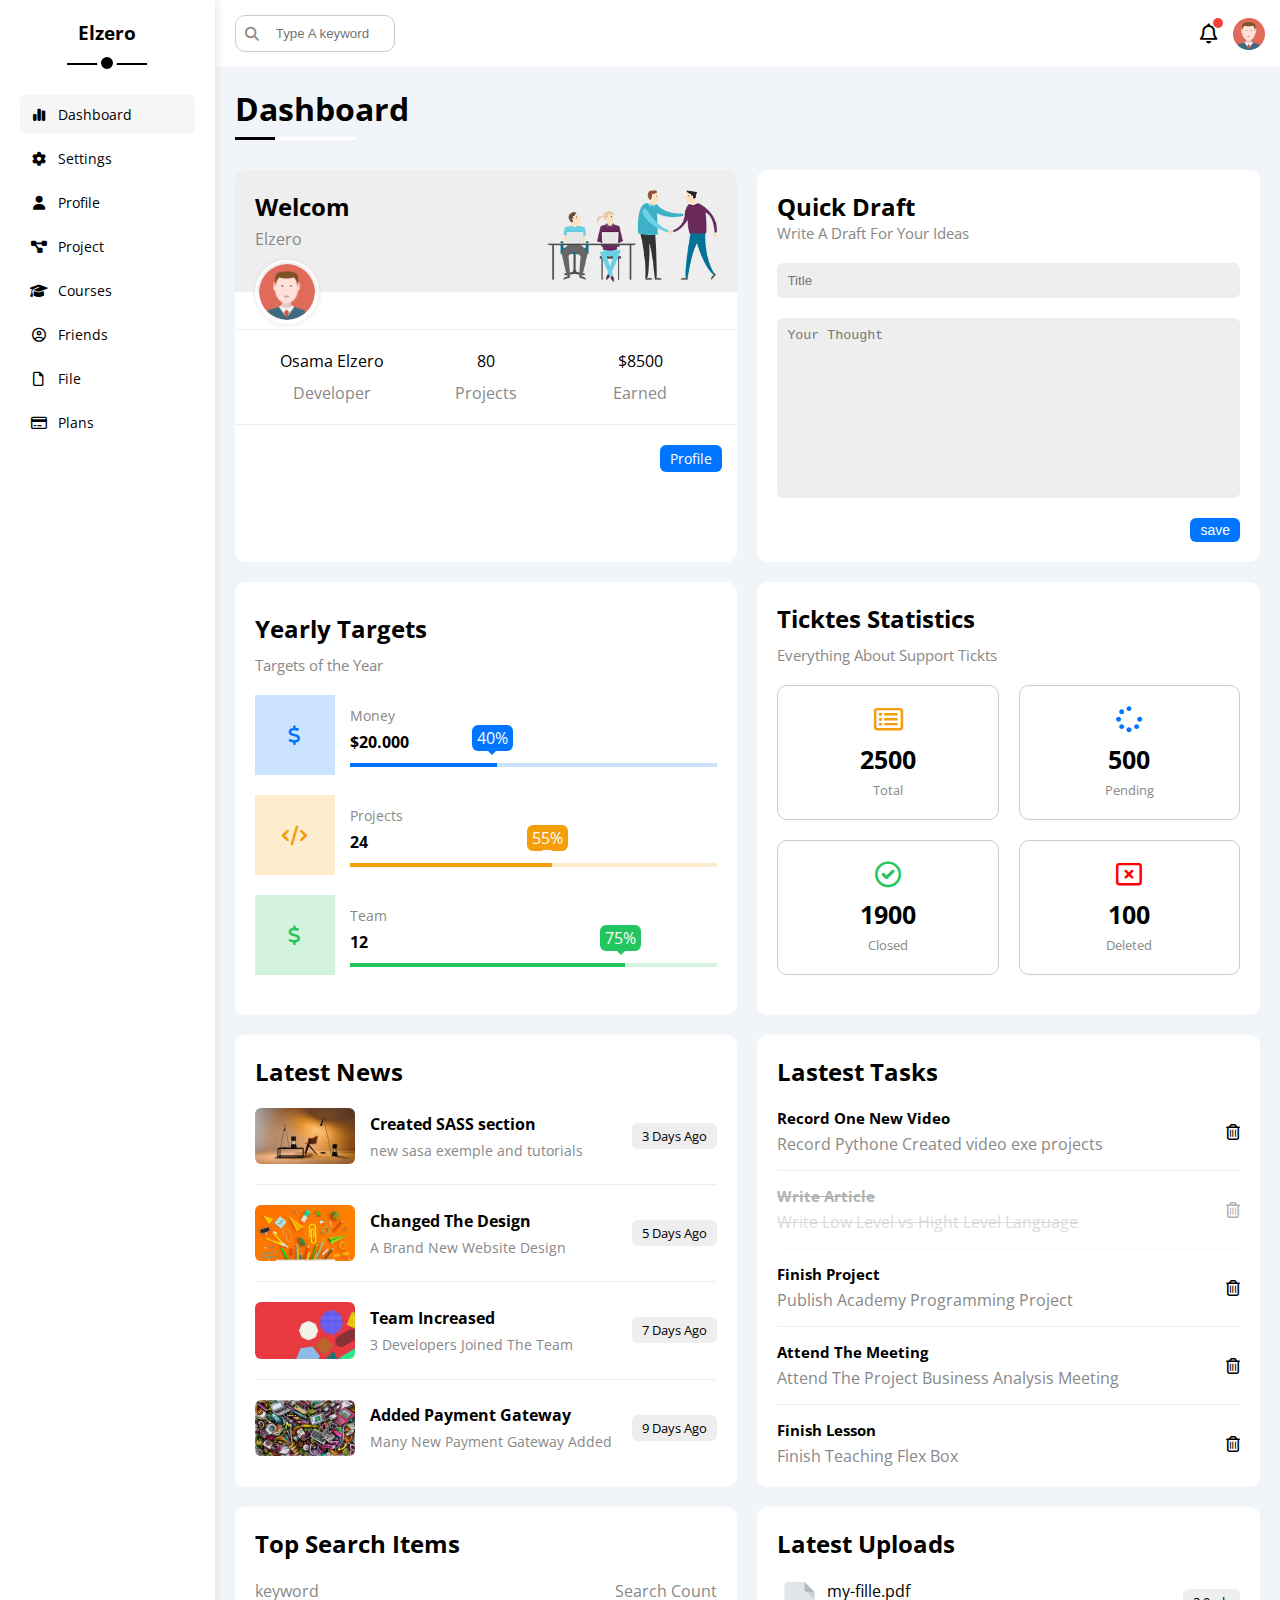
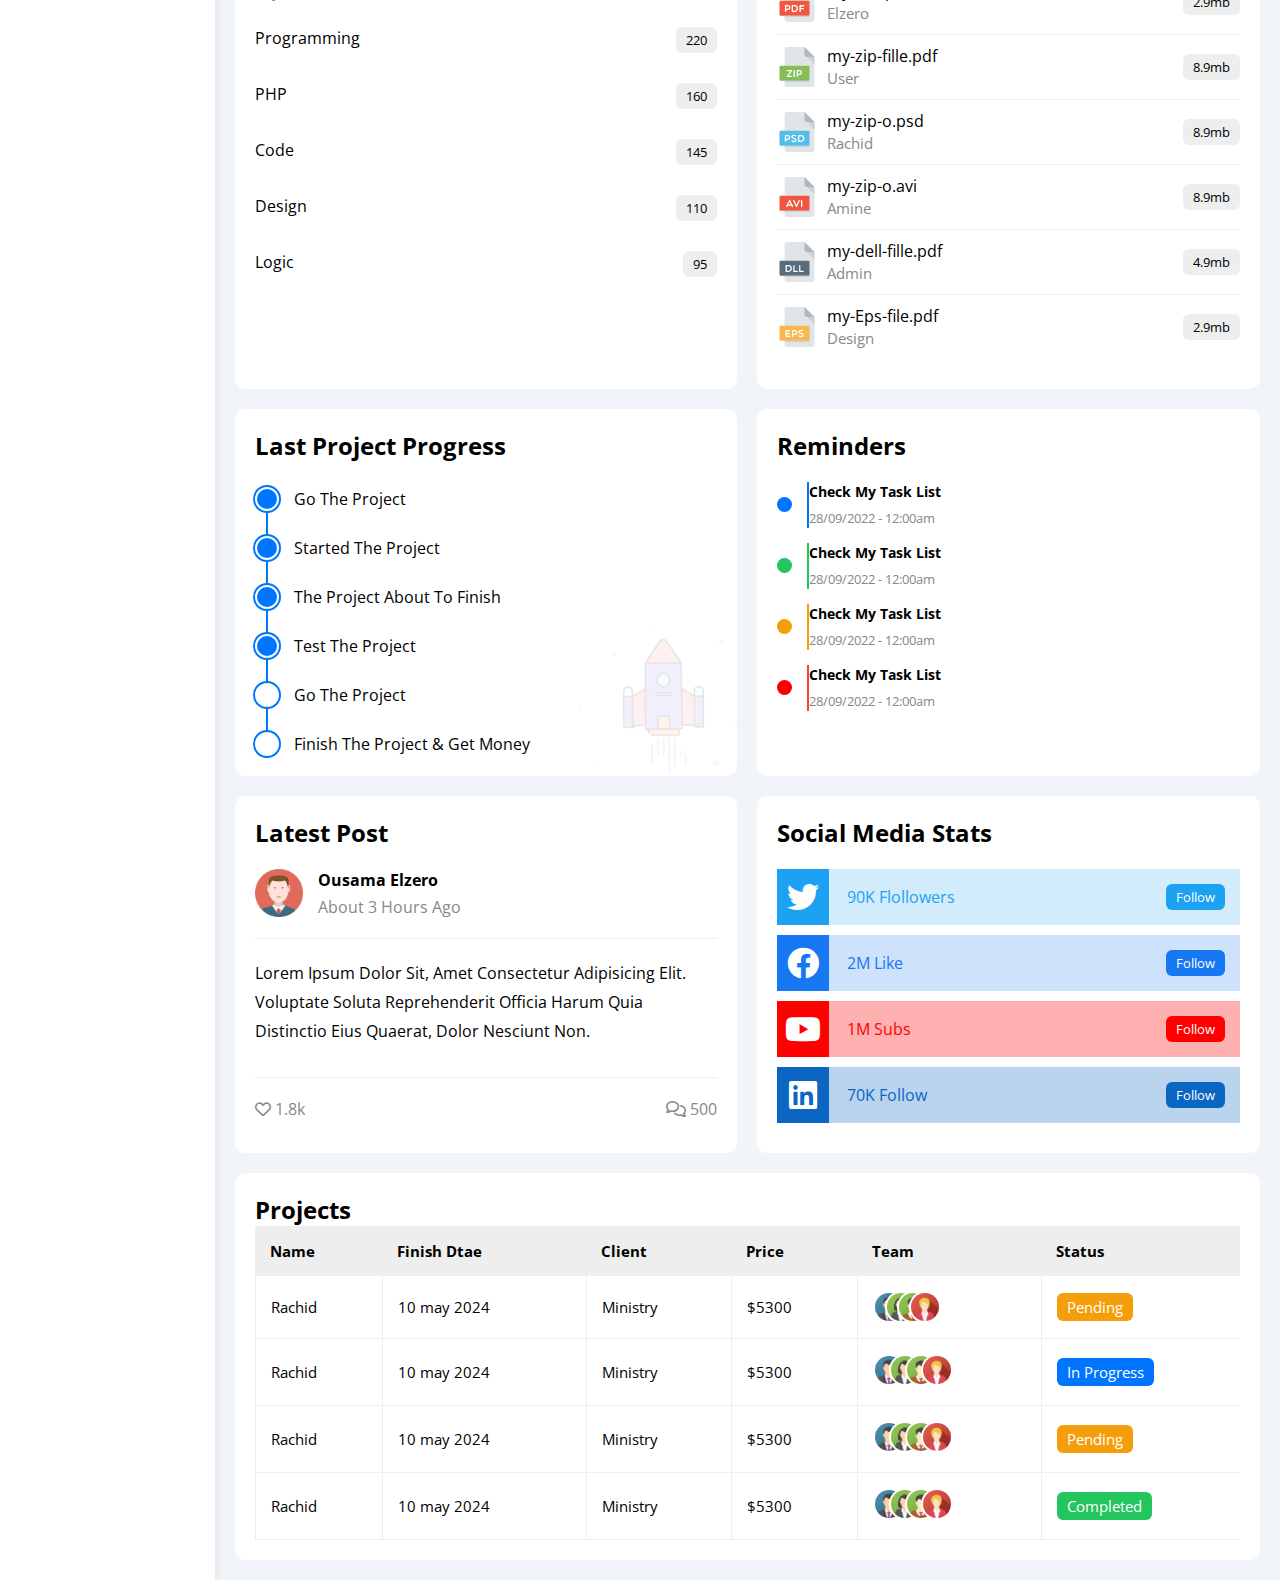
<file: template04/index.html>
<!DOCTYPE html>
<html lang="en">
  <head>
    <meta charset="UTF-8" />
    <meta name="viewport" content="width=device-width, initial-scale=1.0" />
    <title>Template Four</title>
    <link rel="stylesheet" href="css/all.min.css" />
    <link rel="stylesheet" href="css/master.css" />
    <link rel="stylesheet" href="css/framework.css" />
    <link rel="preconnect" href="https://fonts.googleapis.com" />
    <link rel="preconnect" href="https://fonts.gstatic.com" crossorigin />
    <link
      href="https://fonts.googleapis.com/css2?family=Cairo:wght@300;400;500;600;700;800;900;1000&family=Open+Sans:ital,wght@0,300;0,400;0,500;0,600;0,700;0,800;1,300;1,400;1,500;1,600;1,700;1,800&family=Poppins:ital,wght@0,100;0,200;0,300;0,400;0,500;0,600;0,700;0,800;0,900;1,100;1,200;1,300;1,400;1,500;1,600;1,700;1,800;1,900&family=Tajawal:wght@200;300;400;500;700;800;900&family=Work+Sans:ital,wght@0,500;0,600;0,700;0,800;1,200;1,300;1,400;1,800&display=swap"
      rel="stylesheet"
    />
  </head>
  <body>
    <div class="page d-flex">
      <div class="sidebar bg-white p-20 p-relative">
        <h3 class="p-relative txt-c mt-0">Elzero</h3>
        <ul>
          <li>
            <a
              href="index.html"
              class="active d-flex align-center fs-14 c-black rad-6 p-10"
            >
              <i class="fa-solid fa-chart-simple fa-fw"></i>
              <span>Dashboard</span>
            </a>
          </li>
          <li>
            <a
              href="settings.html"
              class="d-flex align-center fs-14 c-black rad-6 p-10"
            >
              <i class="fa-solid fa-gear fa-fw"></i>
              <span>Settings</span>
            </a>
          </li>
          <li>
            <a
              href="profile.html"
              class="d-flex align-center fs-14 c-black rad-6 p-10"
            >
              <i class="fa-solid fa-user fa-fw"></i>
              <span>Profile</span>
            </a>
          </li>
          <li>
            <a
              href="project.html"
              class="d-flex align-center fs-14 c-black rad-6 p-10"
            >
              <i class="fa-solid fa-diagram-project fa-fw"></i>
              <span>Project</span>
            </a>
          </li>
          <li>
            <a
              href="courses.html"
              class="d-flex align-center fs-14 c-black rad-6 p-10"
            >
              <i class="fa-solid fa-graduation-cap fa-fw"></i>
              <span>Courses</span>
            </a>
          </li>
          <li>
            <a
              href="friends.html"
              class="d-flex align-center fs-14 c-black rad-6 p-10"
            >
              <i class="fa-regular fa-circle-user fa-fw"></i>
              <span>Friends</span>
            </a>
          </li>
          <li>
            <a
              href="file.html"
              class="d-flex align-center fs-14 c-black rad-6 p-10"
            >
              <i class="fa-regular fa-file fa-fw"></i>
              <span>File</span>
            </a>
          </li>
          <li>
            <a
              href="plans.html"
              class="d-flex align-center fs-14 c-black rad-6 p-10"
            >
              <i class="fa-regular fa-credit-card fa-fw"></i>
              <span>Plans</span>
            </a>
          </li>
        </ul>
      </div>

      <div class="content w-full">
        <!-- Strat Head -->
        <div class="head bg-white p-15 between-flex">
          <div class="search p-relative">
            <input
              class="p-10"
              type="search"
              placeholder="Type A keyword"
              type="text"
            />
          </div>

          <div class="icons d-flex align-center">
            <span class="notification p-relative">
              <i class="fa-regular fa-bell fa-lg"></i>
            </span>
            <img src="imgs/avatar.png" alt="" />
          </div>
        </div>
        <!-- end Head -->
        <h1 class="p-relative">Dashboard</h1>

        <div class="wrapper d-grid gap-20">
          <!--Start Welcome Widget-->

          <div
            class="welcome bg-white rad-10 txt-c-mobile block-mobile p-relative"
          >
            <div class="intro p-20 d-flex space-between bg-eee">
              <div>
                <h2 class="m-0">Welcom</h2>
                <p class="c-grey mt-5">Elzero</p>
              </div>

              <img class="hide-mobile" src="imgs/welcome.png" alt="" />
            </div>

            <img src="imgs/avatar.png" alt="" class="avatar" />

            <div class="body txt-c d-flex p-20 mb-20 block-mobile">
              <div>
                Osama Elzero<span class="d-block fz-14 mt-10 c-grey">
                  Developer
                </span>
              </div>
              <div>
                80 <span class="d-block fz-14 mt-10 c-grey">Projects</span>
              </div>
              <div>
                $8500 <span class="d-block fz-14 mt-10 c-grey">Earned</span>
              </div>
            </div>

            <a
              href="profile.html"
              class="visit d-block fs-14 bg-blue c-white w-fit btn-shape"
              >Profile</a
            >
          </div>

          <!--End Welcome Widget-->

          <!-- Strat Quick draft Widget -->
          <div class="quick-draft p-20 bg-white rad-10">
            <h2 class="mt-0 mb-0">Quick Draft</h2>
            <p class="mt-0 mb-20 c-grey fs-15">Write A Draft For Your Ideas</p>
            <form action="">
              <input
                class="d-block mb-20 w-full p-10 b-none bg-eee rad-6"
                type="text"
                placeholder="Title"
              />
              <textarea
                class="d-block mb-20 w-full p-10 b-none bg-eee rad-6"
                placeholder="Your Thought"
              ></textarea>
              <input
                class="save d-block fs-14 bg-blue c-white b-none w-fit btn-shape"
                type="submit"
                value="save"
              />
            </form>
          </div>
          <!-- End Quick draft Widget -->

          <!-- strat Targets -->
          <div class="targets p-20 bg-white rad-10">
            <h2 class="mt-10 mb-10">Yearly Targets</h2>
            <p class="mt-0 mb-20 c-grey fs-15">Targets of the Year</p>

            <div class="target-row mb-20 d-flex align-center blue">
              <div class="icon center-flex">
                <i class="fa-solid fa-dollar-sign fa-lg c-blue"></i>
              </div>

              <div class="details">
                <span class="fs-14 c-grey">Money</span>
                <span class="d-block mt-5 mb-10 fw-bold">$20.000</span>
                <div class="progress p-relative">
                  <span
                    class="bg-blue blue"
                    data-width="40%"
                    style="width: 0%; transition: 1s"
                  >
                    <span class="bg-blue">40%</span>
                  </span>
                </div>
              </div>
            </div>
            <div class="target-row mb-20 d-flex align-center orange">
              <div class="icon center-flex">
                <i class="fa-solid fa-code fa-lg c-orange"></i>
              </div>
              <div class="details">
                <span class="fs-14 c-grey">Projects</span>
                <span class="d-block mt-5 mb-10 fw-bold">24</span>
                <div class="progress p-relative">
                  <span
                    class="bg-orange orange"
                    data-width="55%"
                    style="width: 0%; transition: 0.8s"
                  >
                    <span class="bg-orange">55%</span>
                  </span>
                </div>
              </div>
            </div>
            <div class="target-row mb-20 d-flex align-center green">
              <div class="icon center-flex">
                <i class="fa-solid fa-dollar-sign fa-lg c-green"></i>
              </div>
              <div class="details">
                <span class="fs-14 c-grey">Team</span>
                <span class="d-block mt-5 mb-10 fw-bold">12</span>
                <div class="progress p-relative">
                  <span
                    class="bg-green green"
                    data-width="75%"
                    style="width: 0%; transition: 0.8s"
                  >
                    <span class="bg-green">75%</span>
                  </span>
                </div>
              </div>
            </div>
          </div>
          <!-- end Targets -->

          <!-- strat ticket Widget -->
          <div class="tickets p-20 bg-white rad-10">
            <h2 class="mt-0 mb-10">Ticktes Statistics</h2>
            <p class="mt-0 mb-20 c-grey fs-15">
              Everything About Support Tickts
            </p>

            <div class="d-flex txt-c gap-20 f-wrap">
              <div class="box p-20 rad-10 fs-13 c-grey">
                <i
                  class="fa-regular fa-rectangle-list fa-2x mb-10 c-orange"
                ></i>
                <span class="d-block c-black fw-bold fs-25 mb-5">2500</span>
                Total
              </div>
              <div class="box p-20 rad-10 fs-13 c-grey">
                <i class="fa-solid fa-spinner fa-2x mb-10 c-blue"></i>
                <span class="d-block c-black fw-bold fs-25 mb-5">500</span>
                Pending
              </div>
              <div class="box p-20 rad-10 fs-13 c-grey">
                <i class="fa-regular fa-circle-check fa-2x mb-10 c-green"></i>
                <span class="d-block c-black fw-bold fs-25 mb-5">1900</span>
                Closed
              </div>
              <div class="box p-20 rad-10 fs-13 c-grey">
                <i class="fa-regular fa-rectangle-xmark fa-2x mb-10 c-red"></i>
                <span class="d-block c-black fw-bold fs-25 mb-5">100</span>
                Deleted
              </div>
            </div>
          </div>
          <!-- End ticket Widget -->

          <!-- start latest news -->
          <div class="latest-news p-20 bg-white rad-10 txt-c-mobile">
            <h2 class="mt-0 mb-20">Latest News</h2>

            <div class="news-row d-flex align-center">
              <img src="imgs/news-01.png" alt="" />
              <div class="info">
                <h3>Created SASS section</h3>
                <p class="m-0 fs-14 c-grey">new sasa exemple and tutorials</p>
              </div>
              <div class="btn-shape bg-eee fs-13 label">3 Days Ago</div>
            </div>

            <div class="news-row d-flex align-center">
              <img src="imgs/news-02.png" alt="" />
              <div class="info">
                <h3>Changed The Design</h3>
                <p class="m-0 fs-14 c-grey">A Brand New Website Design</p>
              </div>
              <div class="btn-shape bg-eee fs-13 label">5 Days Ago</div>
            </div>

            <div class="news-row d-flex align-center">
              <img src="imgs/news-03.png" alt="" />
              <div class="info">
                <h3>Team Increased</h3>
                <p class="m-0 fs-14 c-grey">3 Developers Joined The Team</p>
              </div>
              <div class="btn-shape bg-eee fs-13 label">7 Days Ago</div>
            </div>

            <div class="news-row d-flex align-center">
              <img src="imgs/news-04.png" alt="" />
              <div class="info">
                <h3>Added Payment Gateway</h3>
                <p class="m-0 fs-14 c-grey">Many New Payment Gateway Added</p>
              </div>
              <div class="btn-shape bg-eee fs-13 label">9 Days Ago</div>
            </div>
          </div>
          <!-- end latest news -->

          <!-- start tasks -->
          <div class="tasks p-20 bg-white rad-10 txt-c-mobile">
            <h2 class="mt-0 mb-20">Lastest Tasks</h2>

            <div class="task-row d-flex between-flex">
              <div class="info">
                <h3 class="mt-0 mb-5 fs-15">Record One New Video</h3>
                <p class="m-0 c-grey">
                  Record Pythone Created video exe projects
                </p>
              </div>
              <i class="fa-regular fa-trash-can delete"></i>
            </div>
            <div class="task-row d-flex between-flex done">
              <div class="info">
                <h3 class="mt-0 mb-5 fs-15">Write Article</h3>
                <p class="m-0 c-grey">
                  Write Low Level vs Hight Level Language
                </p>
              </div>
              <i class="fa-regular fa-trash-can delete"></i>
            </div>
            <div class="task-row d-flex between-flex">
              <div class="info">
                <h3 class="mt-0 mb-5 fs-15">Finish Project</h3>
                <p class="m-0 c-grey">Publish Academy Programming Project</p>
              </div>
              <i class="fa-regular fa-trash-can delete"></i>
            </div>
            <div class="task-row d-flex between-flex">
              <div class="info">
                <h3 class="mt-0 mb-5 fs-15">Attend The Meeting</h3>
                <p class="m-0 c-grey">
                  Attend The Project Business Analysis Meeting
                </p>
              </div>
              <i class="fa-regular fa-trash-can delete"></i>
            </div>
            <div class="task-row d-flex between-flex">
              <div class="info">
                <h3 class="mt-0 mb-5 fs-15">Finish Lesson</h3>
                <p class="m-0 c-grey">Finish Teaching Flex Box</p>
              </div>
              <i class="fa-regular fa-trash-can delete"></i>
            </div>
          </div>
          <!-- end tasks -->

          <!-- Start Top Search Word Widget -->
          <div class="search-items p-20 bg-white rad-10">
            <h2 class="mt-0 mb-20">Top Search Items</h2>
            <div class="items-head d-flex space-between c-grey mb-10">
              <div>keyword</div>
              <div>Search Count</div>
            </div>
            <div class="items d-flex space-between pt-15 pb-15">
              <span>Programming</span>
              <span class="bg-eee fs-13 btn-shape">220</span>
            </div>
            <div class="items d-flex space-between pt-15 pb-15">
              <span>PHP</span>
              <span class="bg-eee fs-13 btn-shape">160</span>
            </div>
            <div class="items d-flex space-between pt-15 pb-15">
              <span>Code</span>
              <span class="bg-eee fs-13 btn-shape">145</span>
            </div>
            <div class="items d-flex space-between pt-15 pb-15">
              <span>Design</span>
              <span class="bg-eee fs-13 btn-shape">110</span>
            </div>
            <div class="items d-flex space-between pt-15 pb-15">
              <span>Logic</span>
              <span class="bg-eee fs-13 btn-shape">95</span>
            </div>
          </div>
          <!-- End Top Search Word Widget -->

          <!-- strat Latest Uploads -->
          <div class="latest-uploads bg-white p-20 rad-10">
            <h2 class="mt-0 mb-20">Latest Uploads</h2>
            <ul class="m-0">
              <li class="between-flex pb-10 mb-10">
                <div class="d-flex align-center">
                  <img class="mr-10" src="imgs/pdf.svg" alt="" />
                  <div>
                    <span class="d-block">my-fille.pdf</span>
                    <span class="fs-15 c-grey">Elzero</span>
                  </div>
                </div>

                <div class="bg-eee btn-shape fs-13">2.9mb</div>
              </li>
              <li class="between-flex pb-10 mb-10">
                <div class="d-flex align-center">
                  <img class="mr-10" src="imgs/zip.svg" alt="" />
                  <div>
                    <span class="d-block">my-zip-fille.pdf</span>
                    <span class="fs-15 c-grey">User</span>
                  </div>
                </div>

                <div class="bg-eee btn-shape fs-13">8.9mb</div>
              </li>
              <li class="between-flex pb-10 mb-10">
                <div class="d-flex align-center">
                  <img class="mr-10" src="imgs/psd.svg" alt="" />
                  <div>
                    <span class="d-block">my-zip-o.psd</span>
                    <span class="fs-15 c-grey">Rachid</span>
                  </div>
                </div>

                <div class="bg-eee btn-shape fs-13">8.9mb</div>
              </li>
              <li class="between-flex pb-10 mb-10">
                <div class="d-flex align-center">
                  <img class="mr-10" src="imgs/avi.svg" alt="" />
                  <div>
                    <span class="d-block">my-zip-o.avi</span>
                    <span class="fs-15 c-grey">Amine</span>
                  </div>
                </div>

                <div class="bg-eee btn-shape fs-13">8.9mb</div>
              </li>
              <li class="between-flex pb-10 mb-10">
                <div class="d-flex align-center">
                  <img class="mr-10" src="imgs/dll.svg" alt="" />
                  <div>
                    <span class="d-block">my-dell-fille.pdf</span>
                    <span class="fs-15 c-grey">Admin</span>
                  </div>
                </div>

                <div class="bg-eee btn-shape fs-13">4.9mb</div>
              </li>
              <li class="between-flex pb-10 mb-10">
                <div class="d-flex align-center">
                  <img class="mr-10" src="imgs/eps.svg" alt="" />
                  <div>
                    <span class="d-block">my-Eps-file.pdf</span>
                    <span class="fs-15 c-grey">Design</span>
                  </div>
                </div>

                <div class="bg-eee btn-shape fs-13">2.9mb</div>
              </li>
            </ul>
          </div>
          <!-- End Latest Uploads -->

          <!-- strat last project -->
          <div class="last-project bg-white p-20 rad-10 p-relative">
            <h2 class="mt-0 mb-20">Last Project Progress</h2>
            <ul class="m-0 p-relative">
              <li class="mt-25 d-flex align-center done">Go The Project</li>
              <li class="mt-25 d-flex align-center done">
                Started The Project
              </li>
              <li class="mt-25 d-flex align-center done">
                The Project About To Finish
              </li>
              <li class="mt-25 d-flex align-center done">Test The Project</li>
              <li class="mt-25 d-flex align-center current">Go The Project</li>
              <li class="mt-25 d-flex align-center">
                Finish The Project & Get Money
              </li>
            </ul>
            <img
              class="launch-icon hide-mobile"
              src="imgs/project.png"
              alt=""
            />
          </div>
          <!-- end last project -->

          <!-- Start Reminders Widget -->
          <div class="reminders bg-white p-20 rad-10 p-relative">
            <h2 class="mt-0 mb-25">Reminders</h2>
            <ul class="m-0">
              <li class="d-flex align-center mt-15">
                <span class="key bg-blue mr-15 d-block rad-half"></span>
                <div class="pl-15 blue">
                  <p class="fs-14 fw-bold mt-0 mb-5">Check My Task List</p>
                  <span class="fs-13 c-grey"> 28/09/2022 - 12:00am</span>
                </div>
              </li>
              <li class="d-flex align-center mt-15">
                <span class="key bg-green mr-15 d-block rad-half"></span>
                <div class="pl-15 green">
                  <p class="fs-14 fw-bold mt-0 mb-5">Check My Task List</p>
                  <span class="fs-13 c-grey"> 28/09/2022 - 12:00am</span>
                </div>
              </li>
              <li class="d-flex align-center mt-15">
                <span class="key bg-orange mr-15 d-block rad-half"></span>
                <div class="pl-15 orange">
                  <p class="fs-14 fw-bold mt-0 mb-5">Check My Task List</p>
                  <span class="fs-13 c-grey"> 28/09/2022 - 12:00am</span>
                </div>
              </li>
              <li class="d-flex align-center mt-15">
                <span class="key bg-red mr-15 d-block rad-half"></span>
                <div class="pl-15 red">
                  <p class="fs-14 fw-bold mt-0 mb-5">Check My Task List</p>
                  <span class="fs-13 c-grey"> 28/09/2022 - 12:00am</span>
                </div>
              </li>
            </ul>
          </div>
          <!-- End Reminders Widget -->

          <!-- strat latest Post -->
          <div class="latest-post p-20 bg-white rad-10 p-relative">
            <h2 class="mt-0 mb-25">Latest Post</h2>
            <div class="top d-flex align-center">
              <img class="avatar mr-15" src="imgs/avatar.png" alt="" />
              <div class="info">
                <span class="d-block mb-5 fw-bold">Ousama Elzero</span>
                <span class="c-grey">About 3 Hours Ago</span>
              </div>
            </div>
            <div class="post-content txt-c-mobile pt-20 pb-20 mt-20 mb-20">
              Lorem ipsum dolor sit, amet consectetur adipisicing elit.
              Voluptate soluta reprehenderit officia harum quia distinctio eius
              quaerat, dolor nesciunt non.
            </div>
            <div class="post-stats between-flex c-grey">
              <div>
                <i class="fa-regular fa-heart"></i>
                <span>1.8k</span>
              </div>
              <div>
                <i class="fa-regular fa-comments"></i>
                <span>500</span>
              </div>
            </div>
          </div>
          <!-- end latest Post -->

          <!-- Strat Scocail Media -->
          <div class="social-media p-20 bg-white rad-10 p-relative">
            <h2 class="mt-0 mb-25">Social Media Stats</h2>
            <div class="box twitter p-15 p-relative mb-10 between-flex">
              <i
                class="fa-brands fa-twitter fa-2x h-full c-white center-flex"
              ></i>
              <span>90K Flollowers</span>
              <a class="fs-13 c-white btn-shape" href="#">Follow</a>
            </div>
            <div class="box facebook p-15 p-relative mb-10 between-flex">
              <i
                class="fa-brands fa-facebook fa-2x h-full c-white center-flex"
              ></i>
              <span>2M Like</span>
              <a class="fs-13 c-white btn-shape" href="#">Follow</a>
            </div>
            <div class="box youtube p-15 p-relative mb-10 between-flex">
              <i
                class="fa-brands fa-youtube fa-2x h-full c-white center-flex"
              ></i>
              <span>1M Subs</span>
              <a class="fs-13 c-white btn-shape" href="#">Follow</a>
            </div>
            <div class="box linkedin p-15 p-relative mb-10 between-flex">
              <i
                class="fa-brands fa-linkedin fa-2x h-full c-white center-flex"
              ></i>
              <span>70K Follow</span>
              <a class="fs-13 c-white btn-shape" href="#">Follow</a>
            </div>
          </div>
          <!-- End Scocail Media -->
        </div>
        <!-- Strat Projects Table -->
        <div class="projects p-20 bg-white rad-10 m-20 p-relative">
          <h2 class="mt-0 mb-0">Projects</h2>
          <div class="responsive-table">
            <table class="fs-15 w-full">
              <thead>
                <tr>
                  <td>Name</td>
                  <td>Finish Dtae</td>
                  <td>Client</td>
                  <td>Price</td>
                  <td>Team</td>
                  <td>Status</td>
                </tr>
              </thead>
              <tbody>
                <tr>
                  <td>Rachid</td>
                  <td>10 may 2024</td>
                  <td>Ministry</td>
                  <td>$5300</td>
                  <td class="d-flex">
                    <img src="imgs/team-01.png" />
                    <img src="imgs/team-02.png" />
                    <img src="imgs/team-03.png" />
                    <img src="imgs/team-05.png" />
                  </td>
                  <td>
                    <span class="label btn-shape bg-orange c-white"
                      >Pending</span
                    >
                  </td>
                </tr>
                <tr>
                  <td>Rachid</td>
                  <td>10 may 2024</td>
                  <td>Ministry</td>
                  <td>$5300</td>
                  <td>
                    <img src="imgs/team-01.png" />
                    <img src="imgs/team-02.png" />
                    <img src="imgs/team-03.png" />
                    <img src="imgs/team-05.png" />
                  </td>
                  <td>
                    <span class="label btn-shape bg-blue c-white"
                      >In Progress</span
                    >
                  </td>
                </tr>
                <tr>
                  <td>Rachid</td>
                  <td>10 may 2024</td>
                  <td>Ministry</td>
                  <td>$5300</td>
                  <td>
                    <img src="imgs/team-01.png" />
                    <img src="imgs/team-02.png" />
                    <img src="imgs/team-03.png" />
                    <img src="imgs/team-05.png" />
                  </td>
                  <td>
                    <span class="label btn-shape bg-orange c-white"
                      >Pending</span
                    >
                  </td>
                </tr>
                <tr>
                  <td>Rachid</td>
                  <td>10 may 2024</td>
                  <td>Ministry</td>
                  <td>$5300</td>
                  <td>
                    <img src="imgs/team-01.png" />
                    <img src="imgs/team-02.png" />
                    <img src="imgs/team-03.png" />
                    <img src="imgs/team-05.png" />
                  </td>
                  <td>
                    <span class="label btn-shape bg-green c-white"
                      >Completed</span
                    >
                  </td>
                </tr>
              </tbody>
            </table>
          </div>
        </div>
        <!-- End Projects Table -->
      </div>
    </div>

    <script src="main.js"></script>
  </body>
</html>
</file>
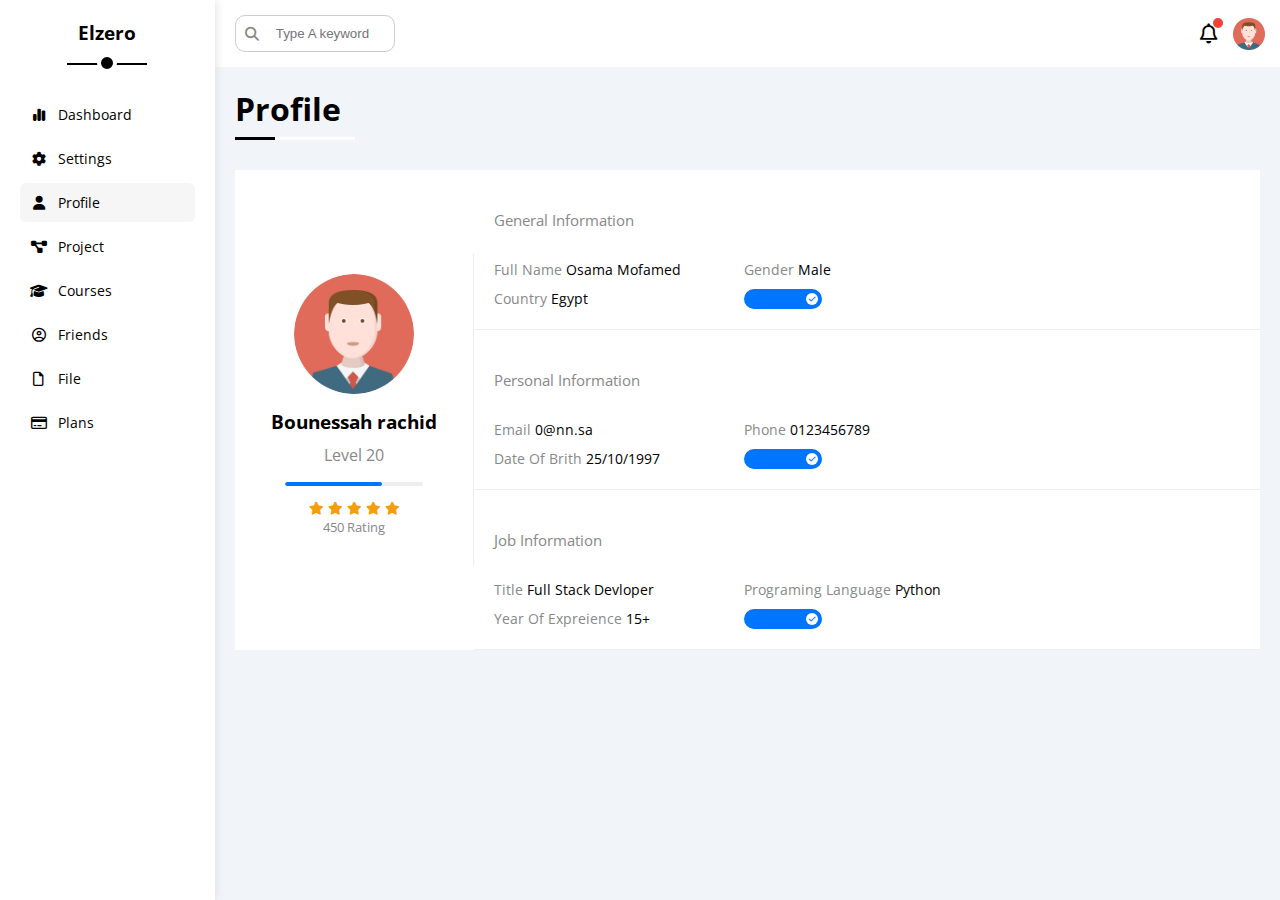
<file: template04/profile.html>
<!DOCTYPE html>
<html lang="en">
  <head>
    <meta charset="UTF-8" />
    <meta name="viewport" content="width=device-width, initial-scale=1.0" />
    <title>Profile</title>
    <link rel="stylesheet" href="css/all.min.css" />
    <link rel="stylesheet" href="css/master.css" />
    <link rel="stylesheet" href="css/framework.css" />
    <link rel="preconnect" href="https://fonts.googleapis.com" />
    <link rel="preconnect" href="https://fonts.gstatic.com" crossorigin />
    <link
      href="https://fonts.googleapis.com/css2?family=Cairo:wght@300;400;500;600;700;800;900;1000&family=Open+Sans:ital,wght@0,300;0,400;0,500;0,600;0,700;0,800;1,300;1,400;1,500;1,600;1,700;1,800&family=Poppins:ital,wght@0,100;0,200;0,300;0,400;0,500;0,600;0,700;0,800;0,900;1,100;1,200;1,300;1,400;1,500;1,600;1,700;1,800;1,900&family=Tajawal:wght@200;300;400;500;700;800;900&family=Work+Sans:ital,wght@0,500;0,600;0,700;0,800;1,200;1,300;1,400;1,800&display=swap"
      rel="stylesheet"
    />
  </head>
  <body>
    <div class="page d-flex">
      <div class="sidebar bg-white p-20 p-relative">
        <h3 class="p-relative txt-c mt-0">Elzero</h3>
        <ul>
          <li>
            <a
              href="index.html"
              class="d-flex align-center fs-14 c-black rad-6 p-10"
            >
              <i class="fa-solid fa-chart-simple fa-fw"></i>
              <span>Dashboard</span>
            </a>
          </li>
          <li>
            <a
              href="settings.html"
              class="d-flex align-center fs-14 c-black rad-6 p-10"
            >
              <i class="fa-solid fa-gear fa-fw"></i>
              <span>Settings</span>
            </a>
          </li>
          <li>
            <a
              href="profile.html"
              class="active d-flex align-center fs-14 c-black rad-6 p-10"
            >
              <i class="fa-solid fa-user fa-fw"></i>
              <span>Profile</span>
            </a>
          </li>
          <li>
            <a
              href="project.html"
              class="d-flex align-center fs-14 c-black rad-6 p-10"
            >
              <i class="fa-solid fa-diagram-project fa-fw"></i>
              <span>Project</span>
            </a>
          </li>
          <li>
            <a
              href="courses.html"
              class="d-flex align-center fs-14 c-black rad-6 p-10"
            >
              <i class="fa-solid fa-graduation-cap fa-fw"></i>
              <span>Courses</span>
            </a>
          </li>
          <li>
            <a
              href="friends.html"
              class="d-flex align-center fs-14 c-black rad-6 p-10"
            >
              <i class="fa-regular fa-circle-user fa-fw"></i>
              <span>Friends</span>
            </a>
          </li>
          <li>
            <a
              href="file.html"
              class="d-flex align-center fs-14 c-black rad-6 p-10"
            >
              <i class="fa-regular fa-file fa-fw"></i>
              <span>File</span>
            </a>
          </li>
          <li>
            <a
              href="plans.html"
              class="d-flex align-center fs-14 c-black rad-6 p-10"
            >
              <i class="fa-regular fa-credit-card fa-fw"></i>
              <span>Plans</span>
            </a>
          </li>
        </ul>
      </div>

      <div class="content w-full">
        <!-- Strat Head -->
        <div class="head bg-white p-15 between-flex">
          <div class="search p-relative">
            <input
              class="p-10"
              type="search"
              placeholder="Type A keyword"
              type="text"
            />
          </div>

          <div class="icons d-flex align-center">
            <span class="notification p-relative">
              <i class="fa-regular fa-bell fa-lg"></i>
            </span>
            <img src="imgs/avatar.png" alt="" />
          </div>
        </div>
        <!-- end Head -->
        <h1 class="p-relative">Profile</h1>
        <div class="profile-page m-20">
          <!-- start overview -->
          <div class="overview bg-white d-flex align-center">
            <div class="avatar-box p-20 txt-c">
              <img class="mb-10 rad-half" src="imgs/avatar.png" alt="" />
              <h3 class="m-0">Bounessah rachid</h3>
              <p class="c-grey mt-10">Level 20</p>

              <div class="level rad-6 bg-eee p-relative">
                <span style="width: 70%"></span>
              </div>
              <div class="rating mt-10 mb-10">
                <i class="fa-solid fa-star c-orange fs-13"></i>
                <i class="fa-solid fa-star c-orange fs-13"></i>
                <i class="fa-solid fa-star c-orange fs-13"></i>
                <i class="fa-solid fa-star c-orange fs-13"></i>
                <i class="fa-solid fa-star c-orange fs-13"></i>
                <p class="c-grey m-0 fs-13">450 Rating</p>
              </div>
            </div>
            <div class="info-box w-full txt-c-mobile">
              <!-- start information row -->
              <div class="box p-20 d-flex align-center">
                <h4 class="c-grey fs-15 w-full">General Information</h4>
                <div class="fs-14">
                  <span class="c-grey">Full Name</span>
                  <span>Osama Mofamed</span>
                </div>
                <div class="fs-14">
                  <span class="c-grey">Gender</span>
                  <span>Male</span>
                </div>
                <div class="fs-14">
                  <span class="c-grey">Country</span>
                  <span>Egypt</span>
                </div>
                <div class="fs-14">
                  <label>
                    <input class="toggle-checkbox" type="checkbox" checked />
                    <div class="toggle-switch"></div>
                  </label>
                </div>
              </div>
              <div class="box p-20 d-flex align-center">
                <h4 class="c-grey fs-15 w-full">Personal Information</h4>
                <div class="fs-14">
                  <span class="c-grey">Email</span>
                  <span>0@nn.sa</span>
                </div>
                <div class="fs-14">
                  <span class="c-grey">Phone</span>
                  <span>0123456789</span>
                </div>
                <div class="fs-14">
                  <span class="c-grey">Date Of Brith</span>
                  <span>25/10/1997</span>
                </div>
                <div class="fs-14">
                  <label>
                    <input class="toggle-checkbox" type="checkbox" checked />
                    <div class="toggle-switch"></div>
                  </label>
                </div>
              </div>
              <div class="box p-20 d-flex align-center">
                <h4 class="c-grey fs-15 w-full">Job Information</h4>
                <div class="fs-14">
                  <span class="c-grey">Title</span>
                  <span>Full Stack Devloper</span>
                </div>
                <div class="fs-14">
                  <span class="c-grey">Programing Language</span>
                  <span>Python</span>
                </div>
                <div class="fs-14">
                  <span class="c-grey">Year Of Expreience </span>
                  <span>15+</span>
                </div>
                <div class="fs-14">
                  <label>
                    <input class="toggle-checkbox" type="checkbox" checked />
                    <div class="toggle-switch"></div>
                  </label>
                </div>
              </div>
              <!-- end information row -->
            </div>
          </div>
          <!-- end overview -->

          <!-- start other data -->
          <div class="other-data d-flex gap-20">
            <div class="skills-card"></div>
          </div>
          <!-- end other data -->
        </div>
      </div>
    </div>

    <script src="main.js"></script>
  </body>
</html>
</file>
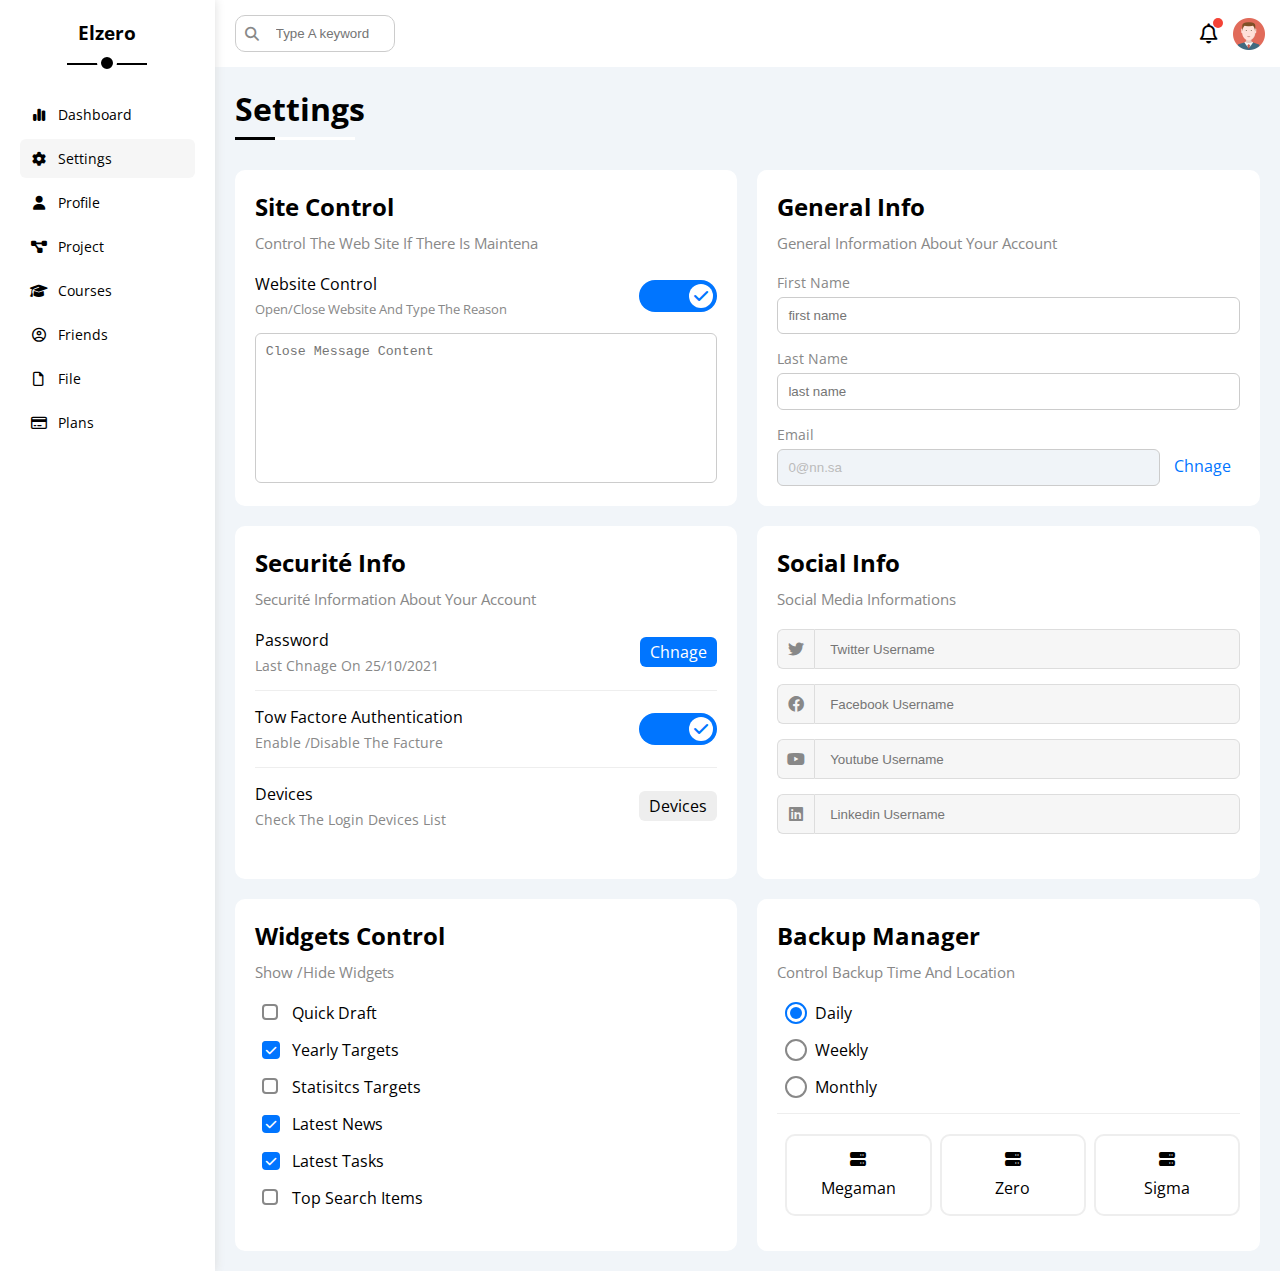
<file: template04/settings.html>
<!DOCTYPE html>
<html lang="en">
  <head>
    <meta charset="UTF-8" />
    <meta name="viewport" content="width=device-width, initial-scale=1.0" />
    <title>Settings</title>
    <link rel="stylesheet" href="css/all.min.css" />
    <link rel="stylesheet" href="css/master.css" />
    <link rel="stylesheet" href="css/framework.css" />
    <link rel="preconnect" href="https://fonts.googleapis.com" />
    <link rel="preconnect" href="https://fonts.gstatic.com" crossorigin />
    <link
      href="https://fonts.googleapis.com/css2?family=Cairo:wght@300;400;500;600;700;800;900;1000&family=Open+Sans:ital,wght@0,300;0,400;0,500;0,600;0,700;0,800;1,300;1,400;1,500;1,600;1,700;1,800&family=Poppins:ital,wght@0,100;0,200;0,300;0,400;0,500;0,600;0,700;0,800;0,900;1,100;1,200;1,300;1,400;1,500;1,600;1,700;1,800;1,900&family=Tajawal:wght@200;300;400;500;700;800;900&family=Work+Sans:ital,wght@0,500;0,600;0,700;0,800;1,200;1,300;1,400;1,800&display=swap"
      rel="stylesheet"
    />
  </head>
  <body>
    <div class="page d-flex">
      <div class="sidebar bg-white p-20 p-relative">
        <h3 class="p-relative txt-c mt-0">Elzero</h3>
        <ul>
          <li>
            <a
              href="index.html"
              class="d-flex align-center fs-14 c-black rad-6 p-10"
            >
              <i class="fa-solid fa-chart-simple fa-fw"></i>
              <span>Dashboard</span>
            </a>
          </li>
          <li>
            <a
              href="settings.html"
              class="active d-flex align-center fs-14 c-black rad-6 p-10"
            >
              <i class="fa-solid fa-gear fa-fw"></i>
              <span>Settings</span>
            </a>
          </li>
          <li>
            <a
              href="profile.html"
              class="d-flex align-center fs-14 c-black rad-6 p-10"
            >
              <i class="fa-solid fa-user fa-fw"></i>
              <span>Profile</span>
            </a>
          </li>
          <li>
            <a
              href="project.html"
              class="d-flex align-center fs-14 c-black rad-6 p-10"
            >
              <i class="fa-solid fa-diagram-project fa-fw"></i>
              <span>Project</span>
            </a>
          </li>
          <li>
            <a
              href="courses.html"
              class="d-flex align-center fs-14 c-black rad-6 p-10"
            >
              <i class="fa-solid fa-graduation-cap fa-fw"></i>
              <span>Courses</span>
            </a>
          </li>
          <li>
            <a
              href="friends.html"
              class="d-flex align-center fs-14 c-black rad-6 p-10"
            >
              <i class="fa-regular fa-circle-user fa-fw"></i>
              <span>Friends</span>
            </a>
          </li>
          <li>
            <a
              href="file.html"
              class="d-flex align-center fs-14 c-black rad-6 p-10"
            >
              <i class="fa-regular fa-file fa-fw"></i>
              <span>File</span>
            </a>
          </li>
          <li>
            <a
              href="plans.html"
              class="d-flex align-center fs-14 c-black rad-6 p-10"
            >
              <i class="fa-regular fa-credit-card fa-fw"></i>
              <span>Plans</span>
            </a>
          </li>
        </ul>
      </div>

      <div class="content w-full">
        <!-- Strat Head -->
        <div class="head bg-white p-15 between-flex">
          <div class="search p-relative">
            <input
              class="p-10"
              type="search"
              placeholder="Type A keyword"
              type="text"
            />
          </div>

          <div class="icons d-flex align-center">
            <span class="notification p-relative">
              <i class="fa-regular fa-bell fa-lg"></i>
            </span>
            <img src="imgs/avatar.png" alt="" />
          </div>
        </div>
        <!-- end Head -->
        <h1 class="p-relative">Settings</h1>
        <div class="settings-page m-20 d-grid gap-20">
          <!-- Start setting box -->
          <div class="p-20 bg-white rad-10">
            <h2 class="mt-0 mb-10">Site Control</h2>
            <p class="mt-0 mb-20 c-grey fs-15">
              Control The Web Site If There Is Maintena
            </p>
            <div class="mb-15 between-flex">
              <div>
                <span>Website Control</span>
                <p class="c-grey mt-5 mb-0 fs-13">
                  Open/Close Website And Type The Reason
                </p>
              </div>
              <div>
                <label>
                  <input type="checkbox" class="toggle-checkbox" checked />
                  <div class="toggle-switch"></div>
                </label>
              </div>
            </div>
            <textarea
              class="close-message p-10 mt-10 rad-6 d-block w-full"
              placeholder="Close Message Content"
            ></textarea>
          </div>
          <!-- End setting box -->

          <!-- strat setting box -->
          <div class="p-20 bg-white rad-10">
            <h2 class="mt-0 mb-10">General Info</h2>
            <p class="c-grey mt-0 mb-20 fs-15">
              General Information About Your Account
            </p>
            <div class="mb-15">
              <label class="fs-14 c-grey d-block mb-5" for="first"
                >First Name</label
              >
              <input
                class="b-none p-10 rad-6 d-block w-full border-ccc"
                type="text"
                id="first"
                placeholder="first name"
              />
            </div>
            <div class="mb-15">
              <label class="fs-14 c-grey d-block mb-5" for="first"
                >Last Name</label
              >
              <input
                class="b-none p-10 rad-6 d-block w-full border-ccc"
                type="text"
                id="last"
                placeholder="last name"
              />
            </div>
            <div class="">
              <label class="fs-14 c-grey d-block mb-5" for="first">Email</label>
              <input
                class="mr-10 email b-none p-10 rad-6 d-block w-full border-ccc"
                type="email"
                id="email"
                value="0@nn.sa"
                disabled
              />
              <a class="c-blue" href="#">Chnage</a>
            </div>
          </div>
          <!-- end setting box -->

          <!-- Start setting box -->
          <div class="p-20 bg-white rad-10">
            <h2 class="mt-0 mb-10">Securité Info</h2>
            <p class="mt-0 mb-20 c-grey fs-15">
              Securité Information About Your Account
            </p>

            <div class="sec-box mb-15 between-flex">
              <div>
                <span>Password</span>
                <p class="c-grey mt-5 mb-0 fs-14">Last Chnage On 25/10/2021</p>
              </div>
              <a class="button bg-blue c-white btn-shape" href="#">Chnage </a>
            </div>

            <div class="sec-box mb-15 between-flex">
              <div>
                <span>Tow Factore Authentication</span>
                <p class="c-grey mt-5 mb-0 fs-14">
                  Enable /Disable The Facture
                </p>
              </div>
              <label>
                <input type="checkbox" class="toggle-checkbox" checked />
                <div class="toggle-switch"></div>
              </label>
            </div>

            <div class="sec-box mb-15 between-flex">
              <div>
                <span>Devices</span>
                <p class="c-grey mt-5 mb-0 fs-14">
                  Check The Login Devices List
                </p>
              </div>
              <a class="bg-eee c-black btn-shape" href="#">Devices </a>
            </div>
          </div>
          <!-- End setting box -->
          <!-- Start setting box -->
          <div class="social-boxes p-20 bg-white rad-10">
            <h2 class="mt-0 mb-10">Social Info</h2>
            <p class="mt-0 mb-20 c-grey fs-15">Social Media Informations</p>
            <div class="d-flex align-center mb-15">
              <i class="fa-brands fa-twitter center-flex c-grey"></i>
              <input
                class="w-full"
                type="text"
                placeholder="Twitter Username"
              />
            </div>
            <div class="d-flex align-center mb-15">
              <i class="fa-brands fa-facebook center-flex c-grey"></i>
              <input
                class="w-full"
                type="text"
                placeholder="Facebook Username"
              />
            </div>
            <div class="d-flex align-center mb-15">
              <i class="fa-brands fa-youtube center-flex c-grey"></i>
              <input
                class="w-full"
                type="text"
                placeholder="Youtube Username"
              />
            </div>
            <div class="d-flex align-center mb-15">
              <i class="fa-brands fa-linkedin center-flex c-grey"></i>
              <input
                class="w-full"
                type="text"
                placeholder="Linkedin Username"
              />
            </div>
          </div>
          <!-- End setting box -->
          <!-- Start setting box -->
          <div class="widgets-control p-20 bg-white rad-10">
            <h2 class="mt-0 mb-10">Widgets Control</h2>
            <p class="mt-0 mb-20 c-grey fs-15">Show /Hide Widgets</p>
            <div class="control d-flex align-center mb-15">
              <input type="checkbox" id="one" />
              <label for="one">Quick Draft</label>
            </div>
            <div class="control d-flex align-center mb-15">
              <input checked type="checkbox" id="tow" />
              <label for="tow">Yearly Targets </label>
            </div>
            <div class="control d-flex align-center mb-15">
              <input type="checkbox" id="three" />
              <label for="three"> Statisitcs Targets </label>
            </div>
            <div class="control d-flex align-center mb-15">
              <input checked type="checkbox" id="four" />
              <label for="four"> Latest News </label>
            </div>
            <div class="control d-flex align-center mb-15">
              <input checked type="checkbox" id="five" />
              <label for="five"> Latest Tasks </label>
            </div>
            <div class="control d-flex align-center mb-15">
              <input type="checkbox" id="six" />
              <label for="six"> Top Search Items </label>
            </div>
          </div>
          <!-- End setting box -->
          <!-- Start setting box -->
          <div class="backup-control p-20 bg-white rad-10">
            <h2 class="mt-0 mb-10">Backup Manager</h2>
            <p class="mt-0 mb-20 c-grey fs-15">
              Control Backup Time And Location
            </p>
            <div class="date d-flex align-center mb-15">
              <input type="radio" name="time" id="daily" checked />
              <label for="daily">Daily</label>
            </div>
            <div class="date d-flex align-center mb-15">
              <input type="radio" name="time" id="weekly" />
              <label for="weekly">Weekly</label>
            </div>
            <div class="date d-flex align-center mb-15">
              <input type="radio" name="time" id="monthly" />
              <label for="monthly">Monthly</label>
            </div>

            <div class="servers d-flex align-center txt-c">
              <input type="radio" name="server" id="server-one" />
              <div class="server mb-15 rad-10 w-full">
                <label class="d-block m-15" for="server-one">
                  <i class="fa-solid fa-server d-block mb-10"></i>
                  Megaman
                </label>
              </div>

              <input type="radio" name="server" id="server-tow" />
              <div class="server mb-15 rad-10 w-full">
                <label class="d-block m-15" for="server-tow">
                  <i class="fa-solid fa-server d-block mb-10"></i>
                  Zero
                </label>
              </div>

              <input type="radio" name="server" id="server-three" />
              <div class="server mb-15 rad-10 w-full">
                <label class="d-block m-15" for="server-three">
                  <i class="fa-solid fa-server d-block mb-10"></i>
                  Sigma
                </label>
              </div>
            </div>
          </div>
          <!-- End setting box -->
        </div>
      </div>
    </div>

    <script src="main.js"></script>
  </body>
</html>
</file>
<file: template03/css/main.css>
/* Start Globale Rules */
*{
    -webkit-box-sizing: border-box ;
    -moz-box-sizing: border-box;
    box-sizing: border-box;
}
:root{
    --main-color:#2196F3;
    --main-color-alt:#1787E0;
    --main-transition-dur:0.3s;
    --main-pedding-top:100px;
    --main-pedding-bottom:100px;
    --section-background:#ececec;
}
html{
    scroll-behavior:smooth;
}
body{
    font-family: "Cairo", sans-serif;
}
a{
    text-decoration: none;
}
ul{
    list-style: none;
    margin: 0;
    padding: 0;
}
.container{
    padding-left: 15px;
    padding-right: 15px;
    margin-left: auto;
    margin-right: auto;
}

/*small*/
@media (min-width:768px){
    .container{
        width:750px;
    }
}
/*medium*/
@media (min-width:992px){
    .container{
        width:970px;
    }
}
/*Large*/
@media (min-width:1200px){
    .container{
        width:1170px;
    }
}


/* start main-title */
.main-title{
    margin: 0 auto 80px;
    border: 3px solid black;
    padding: 10px 20px;
    font-size: 30px;
    width: fit-content;
    position:relative;
    z-index: 1;
    transition: var(--main-transition-dur);
}
.main-title::before,.main-title::after{
    content: "";
    position: absolute;
    width: 12px;
    height: 12px;
    background: var(--main-color);
    border-radius: 50%;
    top:50%;
    transform: translateY(-50%);

}

.main-title::before{
    left:-30px;
}
.main-title::after{
    right:-30px;
}

.main-title:hover::before{
    z-index: -1;
    animation :left-move .5s linear forwards;
}

.main-title:hover::after{
    z-index: -1;
    animation :right-move .5s linear forwards;
}
.main-title:hover{
   color:white;
   border: 2px solid white; 
   transition-delay: .5s; /*yastana le 1er animation ykhlas*/
}



/* end main-tityle */



/*strat spikes*/
.spikes{
    position: relative;
}
.spikes::after{
    content: "";
    position: absolute;
    right: 0;
    width: 100%;
    height: 30px;
    background-image: linear-gradient(135deg,white 25%,transparent 25%),
    linear-gradient(225deg,white 25%,transparent 25%);
    background-size: 30px 30px;
    z-index: 1;
}
.dots{
    background-image: url("../imgs/dots.png");
    height: 168px;
    width: 204px;
    background-repeat: no-repeat;
    position: absolute;
}
.dots-up{
    top:200px;
    right:0;
}
.dots-down{
    bottom:200px;
    left:0;
}

/*end spikes*/

/* End Globale Rules */

/*------------------------------------------------------------------------*/

/*Start Header*/
header
{
    display: flex;
    justify-content: space-between;
    align-items: center;
}

header ul {
    display: flex;
}
header ul li{
    margin-right: 10px;padding: 15px;
}






/* Start Header */
.header{
    background-color:white ;
    position: relative;
    box-shadow: 0 0 10px #ddd;
    -webkit-box-shadow: 0 0 10px #ddd;
    -moz-box-box-shadow: 0 0 10px #ddd;
    --header-height:73.5px;
}


.header .container {
    display: flex;
    justify-content: space-between;
    align-items: center;
    flex-wrap: wrap;
    position: relative;
}
.header .logo{
    color:var(--main-color);
    font-size: 26px;
    font-weight: bold;
    /*bien expliqué dans le fichier*/
    height: var(--header-height);
    display: flex;
    align-items: center;
    justify-content: center; 
}
@media(max-width:776px){

    .header .logo{
        width: 100%;
        height: 50px;
    }

}

.header .main-nav{
    display: flex;
}

.header .main-nav > li:hover .mega-menu {
    opacity: 1;
    z-index:100;
    top:calc(100% + 1px);
}
.header .main-nav > li > a{
    height: var(--header-height);
    display: flex;
    align-items: center;
    justify-content: center;
    position: relative;
    color:black;
    padding: 0 30px; /*padding top/bottom --> manshkoch dart le height ta3i */
    transition:var(--main-transition-dur);
    overflow: hidden;
}

@media(max-width:776px){

    .header .main-nav{
        margin: auto;
    }

}


.header .main-nav > li > a::before{
    content: "";
    position: absolute;
    background-color: var(--main-color);
    width: 100%;
    height: 2px;
    left: -100%;
    top: 0;
    transition: var(--main-transition-dur);
}
@media(max-width:776px){

    .header .main-nav > li > a{
        
        padding: 10px;
        font-size: 14px;
        height: 30px;
    }

}
.header .main-nav > li > a:hover::before{
    left:0;
}

.header .main-nav > li > a:hover{
    color: var(--main-color);
    background-color:#FAFAFA;
}
.header .mega-menu{
    position: absolute;
    left:0;
    width: 100%;

    
    /* z-index: 100; pour design et voire  */
    z-index: -1;
    background:white;
    border-bottom: 3px solid var(--main-color);
    display: flex;
    gap:40px;
    padding: 30px;
    top: calc( 100% + 50px);
    transition: top var(--main-transition-dur),opacity var(--main-transition-dur);
    opacity: 0;
}


@media (max-width:776px){
    .header .mega-menu{

        flex-direction: column;
    }
    .header .mega-menu {
       gap:0;
       padding: 5px;
    }

}

.header .mega-menu .image img{
    max-width: 100%;
} 
@media(max-width:991px){
    .header .mega-menu .image img{
        display: none;
    } 
}


.header .mega-menu .links{
    min-width: 240px;
    flex:1; /*for responsive*/
    
}


.header .mega-menu .links li{
    position: relative;

}

.header .mega-menu .links li:not(:last-child){
    border-bottom:1px solid #e9e6e6;
}

@media (max-width:776px){
    .header .mega-menu .links:first-of-type li:last-child{
        border-bottom:1px solid #e9e6e6;
    }
}

.header .mega-menu .links li::before{
    content: "";
    position: absolute;
    left:0;
    top:0;
    width: 0;
    height: 100%;
    background-color: #fafafa;
    z-index:-1;
    transition: var(--main-transition-dur);


}
.header .mega-menu .links li:hover::before{
    width: 100%;


}
.header .mega-menu .links li a{

    color:var(--main-color);
    padding: 15px;
    display: block;
    font-style: 18px;
    font-weight: bold;
}

.header .mega-menu .links li a i{
    margin-right: 10px;

}

/*------------------------------------------------------------------------*/

/* Strat landing */



.landing{
    position: relative;
}

.landing::before{
    content: "";
    position: absolute;
    left: 0;
    top:-20px;
    width: 100%;
    height: 100%;
    background-color: #ECECEC;
    z-index: -1;
    transform: skewY(-6deg);
    transform-origin: top left;

}

.landing .container{
    min-height:calc(100vh - (73.5px) ) ;
    display: flex;
    align-items: center;
    padding-bottom: 120px;
}

.landing .image img{
    position: relative;
    width: 600px;
    animation:up-and-down 5s linear infinite ;
    
}
@media(max-width:991px){
    .landing .image{
        display: none;
    }
}
.landing .text{
    flex:1;

}

@media(max-width:991px){
    .landing .text{
        text-align: center;
    }
}
.landing .text h1{
    font-size: 40px; 
    margin: 0;
    letter-spacing: -2px;
    
}

@media(max-width:767px){
    .landing .text h1{
        font-size: 28px;
    }
}


.landing .text p{
    
    font-size: 23px;
    line-height: 1.6;
    margin: 5px 0 0;
    color: #666;
    max-width: 500px;
}

@media(max-width:991px){
    .landing .text p{
        margin: 10px auto;
    }
}
@media(max-width:767px){
    .landing .text p{
        font-size: 18px;
    }
}

.landing .go-down{
    color:var(--main-color);
    position: absolute;
    left:50%;
    bottom: 30px;
    transform: translateX(-50%);
    transition: var(--main-transition-dur);

}

.landing .go-down i:hover{
    color:var(--main-color-alt)
}


.landing .go-down i{
    animation: bouncing 1.5s infinite ;

}

/*start articles*/


.articles{
    padding-top: var(--main-pedding-top);
    padding-bottom: var(--main-pedding-bottom);
}
.articles .container {
    display: grid;
    grid-template-columns: repeat(auto-fill,minmax(250px,1fr));
    gap:30px;
}

.articles .box{
    box-shadow: 0 2px 15px rgba(0 0 0/10%);
    border-radius: 6px;
    overflow: hidden;
    transition:transform var(--main-transition-dur),box-shawod var(--main-transition-dur) ;

}

.articles .box:hover{
    transform:translateY(-10px) ;
    box-shadow: 0 2px 15px rgba(0 0 0/20%);
}
.articles .container .box img {
    width: 100%;
    max-width:100%;
}
.articles .box .content{
    padding: 20px;
    
}
.articles .box .content h3{
    margin: 0;
    
}
.articles .box .content p{
    margin: 10px 0 0;
    line-height: 1.5;
    color:#777;
    
}
.articles .box .info{
    padding: 20px;
    border-top: 1px solid  #e6e6e6;
    display: flex;
    justify-content: space-between;
    align-items: center;

}
.articles .box .info a{
    color: var(--main-color);
    font-weight: bold;

}
.articles .box .info i{ 
    color: var(--main-color);
}

.articles .box:hover .info i {
    animation: moving-arrow 0.6s linear infinite; 
}
/*end articles*/







/*satrt gallery*/
.gallery{
    padding-top: var(--main-pedding-top);
    padding-bottom: var(--main-pedding-bottom);
    position: relative;
    background: var(--section-background);
}
.gallery .container{
    display: grid;
    grid-template-columns: repeat(auto-fill,minmax(300px,1fr));
    gap:40px;
}
.gallery  .box{
    padding: 15px;
    background: white;
    box-shadow:0 12px 20px 0px rgb(0 0 0 /13% ),0px 2px 4px 0px rgb(0 0 0 /12%) ;
}
.gallery .container .box .image{
    position: relative;
    overflow: hidden;
}
.gallery .container .box .image::before{
    content: "";
    position: absolute;
    top:50%;
    left:50%;
    transform: translate(-50%,-50%);
    background-color: rgb(255 255 255 /20%);
    width: 0;
    height: 0;
    opacity: 0;
    z-index:2;
}
.gallery .container .box .image:hover::before{
    animation: flashing 0.7s;
}
.gallery  .box  img{
    max-width: 100%;
    transition: var(--main-transition-dur);
}

.gallery  .box  img:hover{
    transform: rotate(5deg) scale(1.1);
}
/*end gallery*/







/*start features*/
.features {
    padding-top: var(--main-pedding-top);
    padding-bottom: var(--main-pedding-bottom);
    position: relative;
    background: white;
}
.features .container{
    display: grid;
    grid-template-columns: repeat(auto-fill,minmax(300px,1fr));
    gap:40px;
}
.features .box{
    text-align: center;
    border: 1px solid #ccc;;
}
.features .box .img-holder{
    position: relative;
    overflow: hidden;
}
.features .box .img-holder::before{
    position: absolute;
    content: "";
    top:0;
    left:0;
    height: 100%;
    width: 100%;
}

.features .box .img-holder::after{
    transition: var(--main-transition-dur);
    position: absolute;
    content: "";
    bottom: 0;
    right: 0;
    border-style:solid ;
    border-width: 0 0 170px 500px;
    border-color: transparent transparent rgb(255, 255, 255) transparent;
}

.features .box .img-holder img{
    width: 100%;
    max-width: 100%;
}
.features .box:hover .img-holder::after{
    border-width:170px 500px 170px 0;
}


.features .box h2{
    position: relative;
    font-size: 40px;
    width: fit-content; /*h2 default block */
    margin:auto;
}
.features .box h2::after{
    position: absolute;
    content: "";
    /* width: 100% ; */
    height: 5px;
    bottom: -20px;
    left: 15px;
    width:calc( 100% - 30px);

}
.features .box p{
    line-height: 2;
    font-size: 20px;
    margin: 30px 0;
    padding: 25px;
    color: #777;
}

.features .box a {
    display: block;
    border: 3px solid transparent;
    width: fit-content;
    margin:0 auto 30px;
    font-weight: bold;
    font-size: 22px;
    padding: 10px 20px;
    border-radius: 6px;
    transition: var(--main-transition-dur);
}

.features .quality .img-holder::before {
    background-color: rgba(244 64 54 /60%);

}
.features .quality h2::after {
    background-color: #f44036;
}
.features .quality a {
    color: #f44036;
    border-color:#f44036;
    background: linear-gradient(to right,#f44036 50%, white 50%);
    background-size: 200% 100%;
    background-position: right bottom;
}



.features .time .img-holder::before {
    background-color: rgba(0 150 136 /60%);

}
.features .time h2::after {
    background-color: #009688;
}
.features .time a {
    color: #009688;
    border-color:#009688;
    background: linear-gradient(to right,#009688 50%, white 50%);
    background-size: 200% 100%;
    background-position: right bottom;
}


.features .price .img-holder::before {
    background-color: rgba(3 169 244 /60%);

}
.features .price h2::after {
    background-color: #03a9f4;
}
.features .price a {
    color: #03a9f4;
    border-color:#03a9f4;
    background: linear-gradient(to right,#03a9f4 50%, white 50%);
    background-size: 200% 100%;
    background-position: right bottom;
}




.features .box a:hover {
    background-position: left bottom;
    color:white;

}

/*end features*/


 /* start testimonials */
 .testimonials{
    padding-top: var(--main-pedding-top);
    padding-bottom: var(--main-pedding-bottom);
    position: relative;
    background-color: var(--section-background);
 }

 .testimonials .container{
    display: grid;
    grid-template-columns: repeat(auto-fill,minmax(300px,1fr));
    gap:40px;
  
 }

 .testimonials .box{
    padding: 20px;
    background-color: white;
    box-shadow: 0 2px 4px rgba( 0 0 0/7%);
    border-radius: 6px;
    position: relative;

 }

 .testimonials .box img{
    position: absolute;
    right: -10px;
    top:-50px;
    width: 100px;
    height: 100px;
    border-radius: 50%;
    border:10px solid var(--section-background);


 }
 .testimonials .box h3{
    margin: 0 0  10px;
    color:var(--main-color);

 }
 .testimonials .box .title{
    color:#777;
    margin-bottom: 12px;
    display: block;

 }
 .testimonials .box .rate .filled{
    color:#ffc107;

 }
 
 .testimonials .box p{
    line-height: 1.5;
    color:#777;
    margin-top: 10px;
    margin-bottom: 0;

 }

 /* end testimonials */




/*start team*/
.team{

    padding-top: var(--main-pedding-top);
    padding-bottom: var(--main-pedding-bottom);
    position:relative ;

}
.team .container{
    display: grid;
    grid-template-columns: repeat(auto-fill,minmax(300px,1fr));
    gap:30px;

}
.team .box{
    position: relative;
    border:1px
    

}
.team .box::before,
.team .box::after{
    content: "";
    background-color: #f3f3f3;
    position: absolute;
    right: 0;
    top: 0;
    height: 100%;
    border-radius: 10px;
    transition: var(--main-transition-dur);


}


.team .box::after{
    background-color: #e4e4e4;
    width: 0;
    z-index: -1;
}
.team .box:hover::after{
    width: calc(100% - 60px);
}
.team .box::before{
    width: calc(100% - 60px);
    z-index:-2;
}
.team .box .data {
    display: flex;
    align-items: center;
    padding-top: 60px;

}
.team .box .data img{
    width: calc(100% - 60px);
    transition: var(--main-transition-dur);
    border-radius: 10px;

}
.team .box:hover img{
    filter:grayscale(100%) ;
}

.team .box .data .social{
    width: 60px;
    display: flex;
    flex-direction: column;
    align-items: center;
    gap:20px

    
}
.team .box .data .social a{
    width: 60px;
    height: 30px;
    display: flex;
    justify-content: center;

    align-items: center;
    
}
.team .box .data .social a:hover i{
    color:var(--main-color);
}
.team .box .data .social i{
    color:#777;
    transition: var(--main-transition-dur);

}



.team .box .info{
    padding-left: 80px;

}

.team .box .info h3{
    margin-bottom: 0;
    font-size: 22px;
    transition: var(--main-transition-dur);
    color:var(--main-color)
}
.team .box .info p{
    margin-top: 10px;
    margin-bottom: 25px;
}

.team .box:hover .info h3{
    color:#777;
}
/*end team*/



/*start services*/
    .services{
        padding-top: var(--main-pedding-top);
        padding-bottom: var(--main-pedding-bottom);
        background-color:var(--section-background);
        position: relative;
    }
    .services .container{
        display: grid;
        grid-template-columns: repeat(auto-fill,minmax(300px,1fr));
        gap:40px;

    }
    .services .box{

        background-color: white;
        box-shadow:0 12px 20px 0 rgb(0 0 0 /13%),0 2px 4px 0 rgb(0 0 0/12%);
        counter-increment:services;
        transition:var(--main-transition-dur) ;
        position: relative;
    }

    .services .box::before{
        content: "";
        position: absolute;
        left:50%;
        transform: translateX(-50%);
        height: 3px;
        top:-3px;
        background-color: var(--main-color);
        width: 0;
    }

    .services .box:hover{
        transform: translateY(-10px);
    }
    .services .box:hover::before{
        width: 100%;
    }
    .services .box > i{
        margin: 30px auto 20px;
        display: block;
        text-align: center;
        color: #d5d5d5;

    }
    .services .box > h3{
        text-align: center;
        margin: 20px 0 40px;
        font-size: 25px;
        color: var(--main-color);
    }
    .services .box .info{
        padding: 15px;
        position: relative;
        background-color: #f9f9f9;
        text-align: right;
    }
    .services  .box .info a{
        color:var(--main-color)
    }
    .services .box .info::before{
        content:"0"counter(services);
        position: absolute;
        background-color: var(--main-color);
        color:white;
        left:0;
        top:0;
        height:100%;
        width: 80px;
        font-size: 30px;
        font-weight: bold;
        display: flex;
        align-items: center;
        justify-content: center;
        padding-right: 15px;


    }
    .services .box .info::after{
        content: "";
        position: absolute;
        background-color: #d5d5d5;
        top:0;
        left:80px;
        width: 50px;
        height: calc(100% + 0.4px);
        transform: skewX(-30deg);
        

        



    }



/*end services*/



/*start slills*/
.our-skills{
    padding-top: var(--main-pedding-top);
    padding-bottom: var(--main-pedding-bottom);
    position: relative;
 
}

.our-skills .container{
    display: flex;
    align-items: center;

}
@media(max-width:991px){
    
.our-skills .container img{
    display: none;
}
}

.our-skills .skills{
    flex:1;
}

.our-skills .skill h3{
    display: flex;
    justify-content: space-between;
    align-items: center;
}
.our-skills .skill h3 span{
    font-size: 12px;
    border:1px solid #ccc;
    padding: 3px 5px;
    border-radius: 4px;
    color:var(--main-color)
}
.our-skills .skill .the-progress{
    height: 30px;
    background-color: #eee;
    position: relative;

    

}
.our-skills .skill .the-progress span{

    position: absolute;
    left: 0;
    top:0;
    height: 100%;
    background-color: var(--main-color);
    transition:width 1s linear;

}

/*end slills*/

/*start work-steps*/
.work-steps{
    padding-top: var(--main-pedding-top);
    padding-bottom: var(--main-pedding-bottom);
    position: relative;
    background-color: var(--section-background);
}
.work-steps .container{
    display: flex;
    align-items: center;
    justify-content: space-between;

}

@media(max-width:991px){
    .work-steps .container{
        flex-direction: column;
    }

}
.work-steps .image{
    max-width: 100%;
    margin-right: 100px;
}

@media(max-width:991px){
    .work-steps .image{
        margin: 0 0 50px; 
    }
}

.work-steps .info .box{
    background-color: #f5f5f5;
    padding: 30px;
    margin-bottom: 20px;
    border-radius: 6px;
    display: flex;
    align-items: center;
    border: 2px solid white;
    position: relative;
    z-index:  1  ;

}
@media(max-width:991px){
    .work-steps .info .box{
        flex-direction: column;
        text-align: center;
    }
}
.work-steps .info .box::before{
    content: "";
    position: absolute;
    top:50%;
    left: 50%;
    transform: translate(-50%,-50%);
    height: 0;
    width: 0;
    background-color:#ededed;
    transition: var(--main-transition-dur);
    z-index: -1;
}
.work-steps .info .box:hover::before{
    width: 100%;
    height: 100%;
}


.work-steps .info .box img{
    width: 64px;
    margin-right: 20px;
}
@media(max-width:991px){
    .work-steps .info .box img{
        margin: 0 0 40px;
    }
}
.work-steps .info .box h3{
    margin: 0;
    font-size: 22px;
}
.work-steps .info .box p{
    color:#777;
    line-height: 1.7;
    margin: 10px 0 0 ;
    font-size: 18px;
}
/*end work-steps*/

/*satart events */
.events{
    padding-top: var(--main-pedding-top);
    padding-bottom: var(--main-pedding-bottom);
    position:relative;
}

.events .container{
    display: flex;
    align-items: center;
    flex-wrap: wrap;
}
.events img{
    max-width: 450px;
}
@media (max-width:991px){
    .events img{
        display: none;
    }
}

.events .info{
    flex:1;

}

.events .info .time{
    display: flex;
    align-items: center;
    margin: 20px auto;
    gap: 10px;
    justify-content: center;

}

.events .info .time .unit{
    border: 1px solid #d4d4d4;
    border-radius: 6px;
    text-align: center;
    width: 75px;
    transition: var(--main-transition-dur);
    
}
.events .info .time .unit span{
    display: block;
}
.events .info .time .unit span:first-child{
    font-size: 35px;
    padding: 15px;
    color: var(--main-color);
    font-weight: bold;

    
}
.events .info .time .unit span:last-child{
    padding: 8px 10px;
    font-size: 13px;
    border-top:1px solid #d4d4d4;
    transition: var(--main-transition-dur);
    
}
.events .info .time .unit:hover,
.events .info .time .unit:hover span:last-child{
    border-color: var(--main-color);
}
.events .title{
    text-align: center;
    margin: 40px 0 0;
    font-size: 30px;
    font-weight: bold;

}
.events .description{
    text-align: center;
    line-height: 1.6;
    color:#777;
    font-size: 19px;
}

.events .subscribe{
    width: 100%;
    margin-top: 50px;
}

.events .subscribe form{
    width: 600px;
    margin: 20px auto;
    padding: 30px 40px;
    background-color: #f6f5f5;
    border-radius: 50px;
    display: flex;
    gap:20px
    
}

@media(max-width:767px){
    .events .subscribe form{
        max-width: 100%;
        padding: 20px;
        flex-direction: column;
        border-radius: 0;
    }
}
.events .subscribe form input[type='email']{
    padding: 20px;
    border-radius: 50px;
    border:none;
    flex:1;
    caret-color: var(--main-color);
}
@media(max-width:767px){
    .events .subscribe form input[type='email']{
        border-radius: 0;
    }
}
.events .subscribe form input[type='email']:focus{
    outline: none;

}
.events .subscribe form input[type='email']::placeholder{
    transition: opacity var(--main-transition-dur);

}

.events .subscribe form input[type='email']:focus::placeholder{
    opacity: 0;

}
.events .subscribe form input[type='submit']{
    border-radius: 50px;
    border:none;
    background-color: var(--main-color);
    color:white;
    padding: 20px;
    cursor: pointer;
    transition: var(--main-transition-dur);
}
@media(max-width:767px){
    .events .subscribe form input[type='submit']{
        border-radius: 0;
    }
}

.events .subscribe form input[type='submit']:hover{
    background-color: var(--main-color-alt);
}
/*end events */


/*satrat pricing*/


.pricing {
    padding-top: var(--main-pedding-top);
    padding-bottom: var(--main-pedding-bottom);
    position:relative;
    background-color: var(--section-background);

}
.pricing .container{
    display: grid;
    grid-template-columns: repeat(auto-fill,minmax(300px,1fr));
    gap:30px;
}

.pricing .box{
    position: relative;
    box-shadow: 0 12px 20px 0 rgb(0 0 0/ 13%), 0 2px 4px rgb(0 0 0/ 12%);
    transition: var(--main-transition-dur);
    background-color: white;
    text-align: center;
    z-index: 1;
}
.pricing .box::before,.pricing .box::after{
    content: "";
    position: absolute;
    z-index:-1;
    width: 0;
    height: 50%;
    background-color: #f6f6f6;
    transition: var(--main-transition-dur);

}
.pricing .box::before{
    left:0;
    top:0;
}
.pricing .box::after{
    bottom: 0;
    right: 0;
}
.pricing .box:hover::before,.pricing .box:hover::after{
    width: 100%;
}

@media(min-width:1200px){
    .pricing .box.popular{
        top:-20px;
    }
}

.pricing .box.popular .label{
    position: absolute;
    writing-mode: vertical-lr;
    background-color: var(--main-color);
    color:white;
    font-weight: bold;
    padding: 10px 10px 35px 10px;
    font-size: 18px;
    right: 20px;
    width: 40px;
    
}

.pricing .box.popular .label::before{
    content: "";
    position: absolute;
    bottom: 0;
    left: 0;
    border-style: solid;
    border-width: 20px;
    border-color: transparent transparent white transparent;
}

.pricing .box .title{
    font-weight: bold;
    margin: 30px 0;
    font-size: 25px;
    letter-spacing: -1px;
    
}
.pricing .box img{
    width: 80px;
    margin-bottom: 30px;
}
.pricing .box .price{
    margin-bottom: 20px;

}
.pricing .box .amount{
    display: block;
    font-size: 60px;
    font-weight: bold;
    margin-bottom: 5px;
    color:var(--main-color);

}
.pricing .box .title .time{
    color:#777;

}

.pricing .box ul{
    text-align: left;
    
}
.pricing .box ul li{
    padding: 20px;
    border-top: 1px solid #eee;

}
.pricing .box ul li::before{
    content:"\f00c";
    font-family: "Font Awesome 6 Free";
    margin-right: 10px;
    font-weight: 900;
    color: var(--main-color);

}


.pricing .box a{
    display: block;
    width: fit-content;
    border:2px solid var(--main-color);
    color:var(--main-color);
    margin: 30px auto;
    padding: 15px 20px;
    border-radius: 6px;
    font-weight: bold;
    transition: var(--main-transition-dur);

}
.pricing .box a:hover{
    background-color: var(--main-color-alt);
    color:white;

}
/*end pricing*/


/* start video */
.videos{
    padding-top: var(--main-pedding-top);
    padding-bottom: var(--main-pedding-bottom);
}
.videos .holder{
    display: flex;
    justify-content: center;
    background: var(--section-background);
    border: 1px solid #ddd;

}

@media(max-width:768px){
    .videos .holder{
        flex-direction: column;
    }
}
.videos .holder .list{
    min-width: 300px;
    background: white;
    
}
.videos .holder .list .name{
    display: flex;
    justify-content: space-between;
    padding: 20px;
    background: #f4f4f4;
    font-weight: bold;
    color:var(--main-color)

}
.videos .holder .list ul li{
    padding: 20px;
    border-top:1px solid var(--section-background);
    cursor: pointer;
    transition: var(--main-transition-dur);

}
.videos .holder .list ul li span{

    display: block;
    margin-top: 10px;
    color:#777;
}
.videos .holder .list ul li:hover{
    background-color: #fafafa;
    color: var(--main-color);
}
.videos .holder .preview{
    background-color: #e2e2e2;
    padding: 10px;
    display: flex;
    flex-direction: column;
    justify-content: space-between;
    
}
.videos .holder .preview img{
    max-width: 100%;
    
}
.videos .holder .preview .info{
    padding: 20px;
    background-color: white;
    margin-top: 10px;
    
}

/* end video */



/* start stats*/
.stats{
    padding-top: var(--main-pedding-top);
    padding-bottom: var(--main-pedding-bottom);
    background-image: url("../imgs/stats.jpg");
    background-size: cover;
    position: relative;
    min-height: 300px;
}
.stats::before{
    content: "";
    position: absolute;
    top:0;
    left:0;
    width: 100%;
    height: 100%;
    background-color: rgb(255 255 255 /95%);
}



.stats h2{
    font-weight: bold;
    font-size: 40px;
    width: fit-content;
    margin: 0 auto 50px;
    position: relative;
}

.stats .container{
    display: grid;
    grid-template-columns: repeat(auto-fill,minmax(250px,1fr));
    gap:30px;

}
.stats .box{
    position: relative;
    background-color: white;
    padding: 30px 15px;
    text-align: center;
    opacity: .8;
    transition: var(--main-transition-dur);

}
.stats .box::before,
.stats .box::after{
    content: "";
    position: absolute;
    width: 2px;
    background: var(--main-color);
    transition: 1s;
    width: 2px;
    height: 0;
}
.stats .box::before{
    top:0;
    right: 0;
}
.stats .box::after{
    bottom:0;
    left: 0;
}
.stats .box:hover::before,
.stats .box:hover::after{
    height: 100%;
}
.stats .box:hover{
    opacity: 1;
}
/* end stats*/
.stats .box .number{
    display: block;
    font-weight: bold;
    font-size: 50px;
    margin-top: 10;
    margin-bottom: 10px;
}
.stats .box .text{
    color:var(--main-color);
    font-style: italic;
    font-size: 20px;
    font-weight: bold;
}
/*start animation*/


/*start disocubnt*/
.discount{
    position: relative;
    min-height: 100vh;
    display: flex;
    flex-wrap: wrap;

}
.discount .image{
    background-image: url("../imgs/discount-background1.jpg");
    background-size: cover;
    color:white;
    flex-basis: 50%;
    display: flex;
    align-items: center;
    justify-content: center;
    position: relative;
    z-index: 1;
    animation: change-background 10s linear infinite;
    
}
.discount .image::before{
    content: '';
    position: absolute;
    top:0;
    left:0;
    width: 100%;
    height: 100%;
    background-color: rgb(23 133 224 /95%);
    z-index: -1;
}

@media(max-width:991px){
    .discount .image{
        flex-basis: 100%;
    }

}
.discount .form{
    display: flex;
    align-items: center;
    justify-content: center;
    flex-basis:50%;

}
@media(max-width:991px){
    .discount .form{
        flex-basis: 100%;
    }

}

.discount .form .input {
    display: block;
    width: 100%;
    margin-bottom: 25px;
    padding: 15px;
    border: none;
    border-bottom:1px solid #ccc;
    background: #f9f9f9;
}
.discount .form textarea.input {
    height: 200px;
    resize: none;
}
.discount .form .input:focus {
    outline: none;
    caret-color: var(--main-color);
}
.discount .form [type="submit"] {
    width: 100%;
    display: block;
    padding: 15px;
    background-color: var(--main-color);
    color:white;
    font-weight: bold;
    font-size: 20px;
    border:none;
    cursor:pointer;
    transition: var(--main-transition-dur);
}
.discount .form [type="submit"]:hover {
    background-color: var(--main-color-alt);
}

.discount  .content{
text-align: center;
    padding: 0 20px;

}

.discount  .content h2{
    font-size: 40px;
    letter-spacing: -2px;

}
.discount  .content p{
    line-height: 1.6;
    font-size: 18px;
    max-width: 500px;
}
.discount .content img{
    width: 300px;
    max-width: 100%;
}




/*end disociunt*/



/*strat footer*/

.footer{
    padding: 70px 0 0;
    background-color: #191919;
    
}
.footer .container{
    display: grid;
    grid-template-columns: repeat(auto-fill,minmax(250px,1fr));
}
@media(max-width:768px){
    .footer{
        text-align: center;
    }

}

.footer .box h3{
    color:white;
    font-size: 50px;
    margin: 0 0 20px;
    font-weight: bold;

}
.footer .box .social {
    display: flex;

}
@media(max-width:768px){
    .footer .box .social {
        justify-content: center;
    
    }

}

.footer .box .social li{
    margin-right: 10px;



}
.footer .box .social a{
    background-color: #313131;
    display: inline-flex;
    align-items: center;
    justify-content: center;
    width: 50px;
    height: 50px;
    font-size: 20px;
    transition: var(--main-transition-dur);
    color: #b9b9b9;

}


.footer .box .social .facebook:hover{
    background-color: #1877f2;
}
.footer .box .social .twitter:hover{
    background-color: #1da1f2;
}
.footer .box .social .youtube:hover{
    background-color: #ff0000;
}

.footer .box .text{
    line-height: 2;
    color:#b9b9b9;
}

@media(max-width:768px){
    .footer .box .links {
        margin-bottom: 40px;
    
    }

}
.footer .box .links li{
    padding: 15px 0;
    transition: var(--main-transition-dur);
}

.footer .box .links li:not(:last-child){
    border-bottom: 1px solid #444;

}
.footer .box .links li:hover{
    padding-left: 10px;
    
}
.footer .box .links li a{
    color:#b9b9b9;
    transition: var(--main-transition-dur);
}
.footer .box .links li a::before{
    font-family: "Font Awesome 5 Free";
    content:"\f101";
    font-weight: 900;
    margin-right: 10px;
    color:var(--main-color)
}
.footer .box .links li:hover a{
    color: white;

}
.footer .box .line{
    display: flex;
    align-items: center;
    color:#b9b9b9;
    margin-bottom: 30px;

}

@media(max-width:768px){
    .footer .box .line{
        flex-direction: column;

    
    }

}
.footer .box .line i{
    font-size: 25px;
    color:var(--main-color);
    margin-right: 10px;


}

@media(max-width:768px){
    .footer .box .line i{
        margin-bottom: 10px;
    
    }

}
.footer .box .line .info{
    line-height: 1.8;
    flex:1;
}
.footer .box .line .info span{
    display: block;
}
.footer .footer-gallery img{
    width: 78px;
    border:3px solid  white;
    margin: 2px;
}

.footer .copyright{
    padding: 25px 0;
    text-align: center;
    color: white;
    margin: 50px 0 0;
    border-top : 1px solid #444;
}
/*end footer*/
@keyframes up-and-down {
    0%,100%{
        top:0;
    }
    50%{
        top:-50px;
    }
}

@keyframes bouncing {
    0%,10%,20%,50%,80%,100%{
        transform: translateY(0);
    }
    40%,60%{
        transform: translateY(-15px);
    }
}


@keyframes left-move {
    50%{
        left:0;
        width: 12px;
        height: 12px;
    }
    100%{
        left:0;
        border-radius: 0;
        width: 100%;
        height: 100%;
    }
}


@keyframes right-move {
    50%{
        right:0;
        width: 12px;
        height: 12px;
    }
    100%{
        right:0;
        border-radius: 0;
        width: 100%;
        height: 100%;
    }
}

@keyframes  moving-arrow {
    100%{
        transform: translateX(10px);
    }
}

@keyframes flashing{
    0%, 40%{
        opacity: 1;
    }
    100%{
        opacity: 0;
        width: 200%;
        height: 200%;
    }
}

@keyframes change-background{
    0%,100%{
        background-image: url("../imgs/discount-background1.jpg");
    }
    50%{
        background-image: url("../imgs/discount-background2.jpg");
    }
}
/*end animation*/

/* End  lnding */
/*------------------------------------------------------------------------*/


/*------------------------------------------------------------------------*/


/*------------------------------------------------------------------------*/
</file>
<file: template04/css/master.css>
:root {
  --blue-color: #0075ff;
  --blue-alt-color: #0d65d5;
  --orange-color: #f59e0b;
  --green-color: #22c55e;
  --red-color: #f44336;
  --grey-color: #888;
}

* {
  box-sizing: border-box;
}

body {
  margin: 0;
  padding: 0;
  font-family: "Open Sans", sans-serif;
}
*:focus {
  outline: none;
}
a {
  text-decoration: none;
}
.page {
  background-color: #f1f5f9;
  min-height: 100vh;
}

ul {
  list-style: none;
  padding: 0;
}

::-webkit-scrollbar {
  width: 15px;
}
::-webkit-scrollbar-track {
  background-color: white;
}

::-webkit-scrollbar-thumb {
  background-color: var(--blue-color);
}

::-webkit-scrollbar-thumb:hover {
  background-color: var(--blue-alt-color);
}

/*strat sidebar*/
.sidebar {
  width: 250px;
  box-shadow: 0 0 10px #ddd;
}
.sidebar > h3 {
  margin-bottom: 50px;
}
.sidebar > h3::before,
.sidebar > h3::after {
  content: "";
  position: absolute;
  background-color: black;
  transform: translateX(-50%);
  left: 50%;
}
.sidebar > h3::before {
  width: 80px;
  height: 2px;
  bottom: -20px;
}
.sidebar > h3::after {
  bottom: -28px;
  width: 12px;
  height: 12px;
  border-radius: 50%;
  border: 4px solid white;
}

.sidebar ul {
}
.sidebar ul li {
}
.sidebar ul li a {
  transition: 0.3s;
  margin-bottom: 5px;
}
.sidebar ul li a:hover,
.sidebar ul li a.active {
  background-color: #f6f6f6;
}
.sidebar ul li a span {
  font-size: 14px;
  margin-left: 10px;
}

@media (max-width: 767px) {
  .sidebar {
    width: 58px;
    padding: 10px;
  }
  .sidebar > h3 {
    font-size: 13px;
    margin-bottom: 15px;
  }
  /*!Methode 01  dautre metehode  on peut directement metter sur  un media min-width:767px..*/
  .sidebar > h3::after,
  .sidebar > h3::before {
    display: none;
  }

  .sidebar ul li a span {
    display: none;
  }
}
/*end sidebar*/

/*strat content*/
.content {
  overflow: hidden;
}
.head .search::before {
  font-family: var(--fa-style-family-classic);
  content: "\f002";
  font-weight: 900;
  position: absolute;
  left: 15px;
  top: 50%;
  transform: translateY(-50%);
  color: var(--grey-color);
  font-size: 14px;
}
.content .search input {
  border: 1px solid #ccc;
  border-radius: 10px;
  margin-left: 5px;
  padding-left: 40px;
  width: 160px;
  transition: width 0.3s;
}
.content .search input:focus {
  width: 200px;
}
.content .search input:focus::placeholder {
  opacity: 0;
}

.head .icons .notification::before {
  content: "";
  position: absolute;
  width: 10px;
  height: 10px;
  background-color: var(--red-color);
  border-radius: 50%;
  right: -5px;
  top: -5px;
}
.head .icons img {
  width: 32px;
  height: 32px;
  margin-left: 15px;
}
.head .icons .notification::before {
}

.page h1 {
  margin: 20px 20px 40px;
}

.page h1::before,
.page h1::after {
  content: "";
  position: absolute;
  height: 3px;
  bottom: -10px;
  left: 0;
}
.page h1::before {
  background-color: white;
  width: 120px;
}
.page h1::after {
  background-color: black;
  width: 40px;
}

.wrapper {
  grid-template-columns: repeat(auto-fill, minmax(450px, 1fr));
  margin-left: 20px;
  margin-right: 20px;
  margin-bottom: 20px;
}

@media (max-width: 767px) {
  .wrapper {
    grid-template-columns: minmax(200px, 1fr);
    margin-left: 10px;
    margin-right: 10px;
    gap: 10px;
  }
}
/*end content*/

/*strat welcome Widget*/
.welcome {
  overflow: hidden;
}

.welcome .intro img {
  width: 170px;
  margin-bottom: -10px;
}

.welcome .avatar {
  width: 64px;
  height: 64px;
  border: 2px solid white;
  border-radius: 50%;
  padding: 2px;
  box-shadow: 0 0 5px #ddd;
  margin-left: 20px;
  margin-top: -32px;
}

.welcome .body {
  border-top: 1px solid #eee;
  border-bottom: 1px solid #eee;
}
.welcome .body > div {
  flex: 1;
}

.welcome .visit {
  margin: 0 15px 15px auto;
  transition: 0.3s;
}
.welcome .visit:hover {
  background-color: var(--blue-alt-color);
}

@media (max-width: 767px) {
  .welcome .intro {
    padding-bottom: 30px;
  }

  .welcome .avatar {
    margin-left: 0;
  }

  .welcome .body > div:not(:last-child) {
    margin-bottom: 20px;
  }
}
/*end welcome Widget*/

/*strat quick draft*/

.quick-draft textarea {
  resize: none;
  min-height: 180px;
}

.quick-draft .save {
  margin-left: auto;
  transition: 0.3s;
  cursor: pointer;
}

.quick-draft .save:hover {
  background-color: var(--blue-alt-color);
}
/*end quick draft*/

/* start targets */
.targets .target-row .icon {
  width: 80px;
  height: 80px;
  margin-right: 15px;
}
.targets .details {
  flex: 1;
}
.targets .details .progress {
  height: 4px;
}
.targets .details .progress > span {
  position: absolute;
  left: 0;
  top: 0;
  height: 100%;
}
.targets .details .progress > span span {
  position: absolute;
  bottom: 16px;
  right: -16px;
  padding: 2px 5px;
  color: white;
  border-radius: 6px;
  font-style: 13px;
}
.targets .details .progress > span span::after {
  content: "";
  border-color: transparent;
  border-width: 5px;
  border-style: solid;
  position: absolute;
  bottom: -9px;
  left: 50%;
  transform: translateX(-50%);
}

.targets .details .progress > .blue span::after {
  border-top-color: var(--blue-color);
}
.targets .details .progress > .orange span::after {
  border-top-color: var(--oarnge-color);
}
.targets .details .progress > .green span::after {
  border-top-color: var(--green-color);
}

.blue .icon,
.blue .progress {
  background-color: rgb(0 117 255 /20%);
}
.orange .icon,
.orange .progress {
  background-color: rgb(245 158 11 /20%);
}
.green .icon,
.green .progress {
  background-color: rgb(34 197 94/20%);
}
/*  end targets */

/*strat ticket*/
.tickets .box {
  border: 1px solid #ccc;
  width: calc(50% - 10px); /*!gap = 20px donc  10 10 = 20 */
}

@media (max-width: 767px) {
  .tickets .box {
    width: 100%;
  }
}
/*end ticket*/

/*start latest news*/

.latest-news .news-row:not(:last-of-type) {
  margin-bottom: 20px;
  padding-bottom: 20px;
  border-bottom: 1px solid #eee;
}
.latest-news .news-row img {
  width: 100px;
  border-radius: 6px;
  margin-right: 15px;
}

.latest-news .info {
  flex-grow: 1;
}

.latest-news .info h3 {
  margin: 0 0 6px;
  font-size: 16px;
}

@media (max-width: 767px) {
  .latest-news .news-row {
    display: block;
  }

  .latest-news .label {
    width: fit-content;
    margin: 10px auto;
    width: fit-content;
  }
}
/*end latest news*/

/*strat tasks*/
.tasks .task-row:not(:last-of-type) {
  margin-bottom: 15px;
  padding-bottom: 15px;
  border-bottom: 1px solid #eee;
}

.tasks .info {
  flex-grow: 1;
}

.tasks .done {
  opacity: 0.3;
}

.tasks .done h3,
.tasks .done p {
  text-decoration: line-through;
}

.tasks .delete {
  cursor: pointer;
  transition: 0.3s;
}

.tasks .delete:hover {
  color: var(--red-color);
}
/*end tasks */

/* Strat latest-uploads  */

.latest-uploads ul li:not(:last-child) {
  border-bottom: 1px solid #eee;
}

.latest-uploads ul li img {
  width: 40px;
  height: 40px;
}
/* end latest-uploads  */

/*strat  last project */

.last-project ul::before {
  content: "";
  position: absolute;
  left: 11px;
  width: 2px;
  height: 100%;
  background-color: var(--blue-color);
}

.last-project ul li::before {
  content: "";
  width: 20px;
  height: 20px;
  display: block;
  border-radius: 50%;
  background-color: white;
  border: 2px solid white;
  outline: 2px solid var(--blue-color);
  margin-right: 15px;
  z-index: 1;
}

.last-project ul li.done::before {
  background-color: var(--blue-color);
}
.last-project ul li.current::before {
  animation: chnage-color 0.8s infinite alternate;
}

.last-project .launch-icon {
  position: absolute;
  width: 160px;
  right: 0;
  bottom: 0;
  opacity: 0.1;
}

/*end  last project */

/*start relinders */
.reminders ul li .key {
  width: 15px;
  height: 15px;
}

.reminders ul li > .blue {
  border-left: 2px solid var(--blue-color);
}
.reminders ul li > .green {
  border-left: 2px solid var(--green-color);
}
.reminders ul li > .orange {
  border-left: 2px solid var(--orange-color);
}
.reminders ul li > .red {
  border-left: 2px solid var(--red-color);
}
/*end relinders */

/*strat latest Post */
.latest-post .avatar {
  width: 48px;
  height: 48px;
}
.latest-post .post-content {
  text-transform: capitalize;
  line-height: 1.8;
  border-top: 1px solid #eee;
  border-bottom: 1px solid #eee;
  min-height: 140px;
}
/*end latest Post */

/*start social media*/
.social-media .box {
  padding-left: 70px;
}
.social-media .box i {
  position: absolute;
  left: 0;
  top: 0;
  width: 52px;
  transition: 0.3s;
}
.social-media .box i:hover {
  transform: rotate(5deg);
}

.social-media .twitter {
  background-color: rgb(29 161 242 /20%);
  color: #1da1f2;
}

.social-media .twitter i,
.social-media .twitter a {
  background-color: #1da1f2;
}
.social-media .facebook {
  background-color: #1876f236;
  color: #1877f2;
}

.social-media .facebook i,
.social-media .facebook a {
  background-color: #1877f2;
}

.social-media .youtube {
  background-color: #ff00004e;
  color: #ff0000;
}

.social-media .youtube i,
.social-media .youtube a {
  background-color: #ff0000;
}
.social-media .linkedin {
  background-color: #0a66c248;
  color: #0a66c2;
}

.social-media .linkedin i,
.social-media .linkedin a {
  background-color: #0a66c2;
}

/*end social media*/

/*strat Project table*/
.projects .responsive-table {
  overflow-x: auto;
}

.projects table {
  min-width: 1000px;
  border-spacing: 0;
}

.projects thead td {
  background-color: #eee;
  font-weight: bold;
}

.projects table td {
  padding: 15px;
}

.projects tbody td {
  border-bottom: 1px solid #eee;
  border-left: 1px solid #eee;
  transition: 0.3s;
}

.projects tbody tr:hover td {
  background-color: #faf7f7;
}
.projects table tbody tr td:last-child {
  border-right: 1px solid #eee;
}

.projects table img {
  width: 32px;
  height: 32px;
  border-radius: 50%;
  padding: 2px;
  background-color: white;
}

.projects table img:not(:first-child) {
  margin-left: -20px;
}

.progress table .label {
  font-size: 13px;
}
/*end Project table*/

/*strat settings*/
.settings-page {
  grid-template-columns: repeat(auto-fill, minmax(500px, 1fr));
}
@media (max-width: 767px) {
  .settings-page {
    grid-template-columns: minmax(100px, 1fr);
    margin-left: 10px;
    margin-right: 10px;
    gap: 10px;
  }
}
.settings-page .close-message {
  border: 1px solid #ccc;
  resize: none;
  min-height: 150px;
  caret-color: var(--blue-alt-color);
}

.settings-page .email {
  display: inline-flex;
  width: calc(100% - 80px);
}
.settings-page .sec-box {
  padding-bottom: 15px;
}
.settings-page .sec-box:not(:last-of-type) {
  border-bottom: 1px solid #eee;
}

.settings-page .sec-box .button {
  transition: 0.3s;
}

.settings-page .sec-box .button:hover {
  background-color: var(--blue-alt-color);
}

.settings-page .social-boxes i {
  width: 40px;
  height: 40px;
  background-color: #f6f6f6;
  border: 1px solid #ddd;
  border-right: none;
  border-radius: 6px 0 0 6px;
  transition: 0.3s;
}
.settings-page .social-boxes input {
  height: 40px;
  background-color: #f6f6f6;
  border: 1px solid #ddd;
  padding-left: 15px;
  border-radius: 0 6px 6px 0;
}

.settings-page .social-boxes > div:focus-within i {
  color: black;
}
.widgets-control .control input[type="checkbox"] {
  -webkit-appearance: none;
  appearance: none;
}
.widgets-control .control label {
  padding-left: 30px;
  cursor: pointer;
  position: relative;
}

.widgets-control .control label::before {
  content: "";
  position: absolute;
  left: 0;
  top: 50%;
  width: 12px;
  height: 12px;
  border: 2px solid var(--grey-color);
  margin-top: -9px;
  transition: 0.3s;
  border-radius: 4px;
}

.widgets-control .control label:hover::before {
  border-color: var(--blue-alt-color);
}
.widgets-control .control label::after {
  font-family: var(--fa-style-family-classic);
  content: "\f00c";
  font-weight: 900;
  position: absolute;
  left: 0;
  top: 50%;
  margin-top: -9px;
  background-color: var(--blue-color);
  color: white;
  font-size: 12px;
  width: 18px;
  height: 18px;
  display: flex;
  justify-content: center;
  align-items: center;
  transform: scale(0) rotate(360deg);
  transition: 0.3s;
  border-radius: 4px;
}

.widgets-control .control input[type="checkbox"]:checked + label::after {
  transform: scale(1);
}

.backup-control input[type="radio"] {
  -webkit-appearance: none;
  appearance: none;
}
.backup-control .date label {
  padding-left: 30px;
  cursor: pointer;
  position: relative;
}
.backup-control .date label::before {
  position: absolute;
  content: "";
  top: 50%;
  left: 0;
  margin-top: -11px;
  width: 18px;
  height: 18px;
  border: 2px solid var(--grey-color);
  border-radius: 50%;
  /* transform: translateY(-50%)*/
}
.backup-control .date label::after {
  content: "";
  position: absolute;
  left: 5px;
  top: 5px;
  width: 12px;
  height: 12px;
  background-color: var(--blue-color);
  border-radius: 50%;
  transition: 0.3s;
  transform: scale(0);
}

.backup-control .date input[type="radio"]:checked + label::after {
  transform: scale(1);
}
.backup-control .date input[type="radio"]:checked + label::before {
  border-color: var(--blue-color);
}

.backup-control .servers {
  border-top: 1px solid #eee;
  padding-top: 20px;
}

@media (max-width: 767px) {
  .backup-control .servers {
    /* flex-direction: column; */
    flex-wrap: wrap;
  }
}

.backup-control .servers .server {
  border: 2px solid #eee;
  position: relative;
}

.backup-control .servers .server label {
  cursor: pointer;
}
.backup-control .servers input[type="radio"]:checked + .server {
  border-color: var(--blue-color);
  color: var(--blue-color);
}

/*------------------------------------*/

.toggle-checkbox {
  -webkit-appearance: none;
  appearance: none;
  display: none;
}

.toggle-switch {
  background-color: #ccc;
  width: 78px;
  height: 32px;
  border-radius: 16px;
  position: relative;
  transition: 0.3s;
  cursor: pointer;
}

.toggle-switch::before {
  font-family: var(--fa-style-family-classic);
  content: "\f00d";
  font-weight: 900;
  background-color: white;
  width: 24px;
  height: 24px;
  position: absolute;
  border-radius: 50%;
  top: 4px;
  left: 4px;
  display: flex;
  align-items: center;
  justify-content: center;
  color: #aaa;
  transition: 0.3s;
}

.toggle-checkbox:checked + .toggle-switch {
  background-color: var(--blue-color);
}
.toggle-checkbox:checked + .toggle-switch::before {
  left: 50px;
  color: var(--blue-color);
  content: "\f00c";
}

/*end settings*/

.settings-page :disabled {
  cursor: no-drop;
  background-color: #f0f4f8;
  color: #bbb;
}

/*start profil page*/

@media (max-width: 767px) {
  .profile-page .overview {
    flex-direction: column;
  }
}
.profile-page .avatar-box {
  width: 300px;
}
@media (min-width: 768px) {
  .profile-page .avatar-box {
    border-right: 1px solid #eee;
  }
}
.profile-page .avatar-box > img {
  width: 120px;
  height: 120px;
}
.profile-page .avatar-box .level {
  height: 4px;
  overflow: hidden;
  margin: auto;
  width: 70%;
}
.profile-page .avatar-box .level span {
  position: absolute;
  left: 0;
  top: 0;
  height: 100%;
  background-color: var(--blue-color);
  border-radius: 6px;
}

.profile-page .info-box .box {
  flex-wrap: wrap;
  border-bottom: 1px solid #eee;
  transition: 0.3s;
}
.profile-page .info-box .box:hover {
  background-color: #f9f9f9;
}

@media (min-width: 768px) {
  .profile-page .info-box .box > div {
  }
}
.profile-page .info-box .box > div {
  padding: 10px 0 0;
  min-width: 250px;
}
.profile-page .info-box .box h4 {
  font-weight: normal;
}

.profile-page .info-box .toggle-switch {
  height: 20px;
}

@media (max-width: 767px) {
  .profile-page .info-box .toggle-switch {
    margin: auto;
  }
}

.profile-page .info-box .toggle-switch::before {
  width: 12px;
  height: 12px;
  font-size: 8px;
}

.profile-page .info-box .toggle-checkbox:checked + .toggle-switch::before {
  left: 62px;
}

/*end profil page*/
/*Strat Animation*/
@keyframes chnage-color {
  from {
    background-color: var(--blue-color);
  }
  to {
    background-color: white;
  }
}
/*End Animation*/
</file>
<file: template04/css/framework.css>
/* Strat Box*/
.d-flex {
  display: flex;
}

.f-wrap {
  flex-wrap: wrap;
}

.align-center {
  align-items: center;
}
.space-between {
  justify-content: space-between;
}
.d-grid {
  display: grid;
}
.gap-20 {
  gap: 20px;
}
.d-block {
  display: block;
}

@media (max-width: 767px) {
  .block-mobile {
    display: block;
  }

  .hide-mobile {
    display: none;
  }
}

/* End Box */

/*padding +margin */
.p-10 {
  padding: 10px;
}
.p-15 {
  padding: 15px;
}
.p-20 {
  padding: 20px;
}
.pt-15 {
  padding-top: 15px;
}
.pt-20 {
  padding-top: 20px;
}
.pb-15 {
  padding-bottom: 15px;
}
.pb-20 {
  padding-bottom: 20px;
}
.pb-10 {
  padding-bottom: 10px;
}
.m-0 {
  margin: 0;
}
.m-15 {
  margin: 15px;
}
.m-20 {
  margin: 20px;
}
.mt-0 {
  margin-top: 0;
}
.mr-10 {
  margin-right: 10px;
}
.mr-15 {
  margin-right: 15px;
}
.mb-0 {
  margin-bottom: 0;
}
.mb-15 {
  margin-bottom: 15px;
}
.mt-5 {
  margin-top: 5px;
}
.mt-10 {
  margin-top: 10px;
}
.mt-15 {
  margin-top: 15px;
}
.mt-20 {
  margin-top: 20px;
}
.mt-25 {
  margin-top: 25px;
}
.m-20 {
  margin: 20px;
}
.mt-20 {
  margin-top: 20px;
}
.mb-5 {
  margin-bottom: 5px;
}
.mb-20 {
  margin-bottom: 20px;
}
.mb-10 {
  margin-bottom: 10px;
}

/*padding +margin */

/* color */
.bg-white {
  background-color: white;
}
.c-black {
  color: black;
}
.c-white {
  color: white;
}
.c-green {
  color: #22c55e;
}
.c-red {
  color: red;
}
.c-grey {
  color: #888;
}
.c-blue {
  color: #0075ff;
}
.c-orange {
  color: #f59e0b;
}

.bg-eee {
  background-color: #eee;
}

.bg-blue {
  background-color: #0075ff;
}

.bg-orange {
  background-color: #f59e0b;
}
.bg-green {
  background-color: #22c55e;
}
.bg-red {
  background-color: red;
}

/* color */

/*position*/

.p-relative {
  position: relative;
}

.w-full {
  width: 100%;
}

.w-fit {
  width: fit-content;
}
.h-full {
  height: 100%;
}
/*position*/

/*font*/

.txt-c {
  text-align: center;
}

.fs-14 {
  font-size: 14px;
}
.fs-13 {
  font-size: 13px;
}
.fs-15 {
  font-size: 15px;
}
.fs-25 {
  font-size: 25px;
}

.fw-bold {
  font-weight: bold;
}

@media (max-width: 767px) {
  .txt-c-mobile {
    text-align: center;
  }
}
/*font*/

/*border*/
.rad-6 {
  border-radius: 6px;
}
.rad-10 {
  border-radius: 10px;
}
.rad-half {
  border-radius: 50%;
}

.b-none {
  border: none;
}

.border-ccc {
  border: 1px solid #ccc;
}
/*border*/

/*strtat components*/

.center-flex {
  display: flex;
  justify-content: center;
  align-items: center;
}

.between-flex {
  display: flex;
  align-items: center;
  justify-content: space-between;
}

.btn-shape {
  padding: 4px 10px;
  border-radius: 6px;
}
/*end components*/

@media (max-width: 767px) {
  .block-mobile {
    display: block;
  }
  .txt-c-mobile {
    text-align: center;
  }
}
</file>
